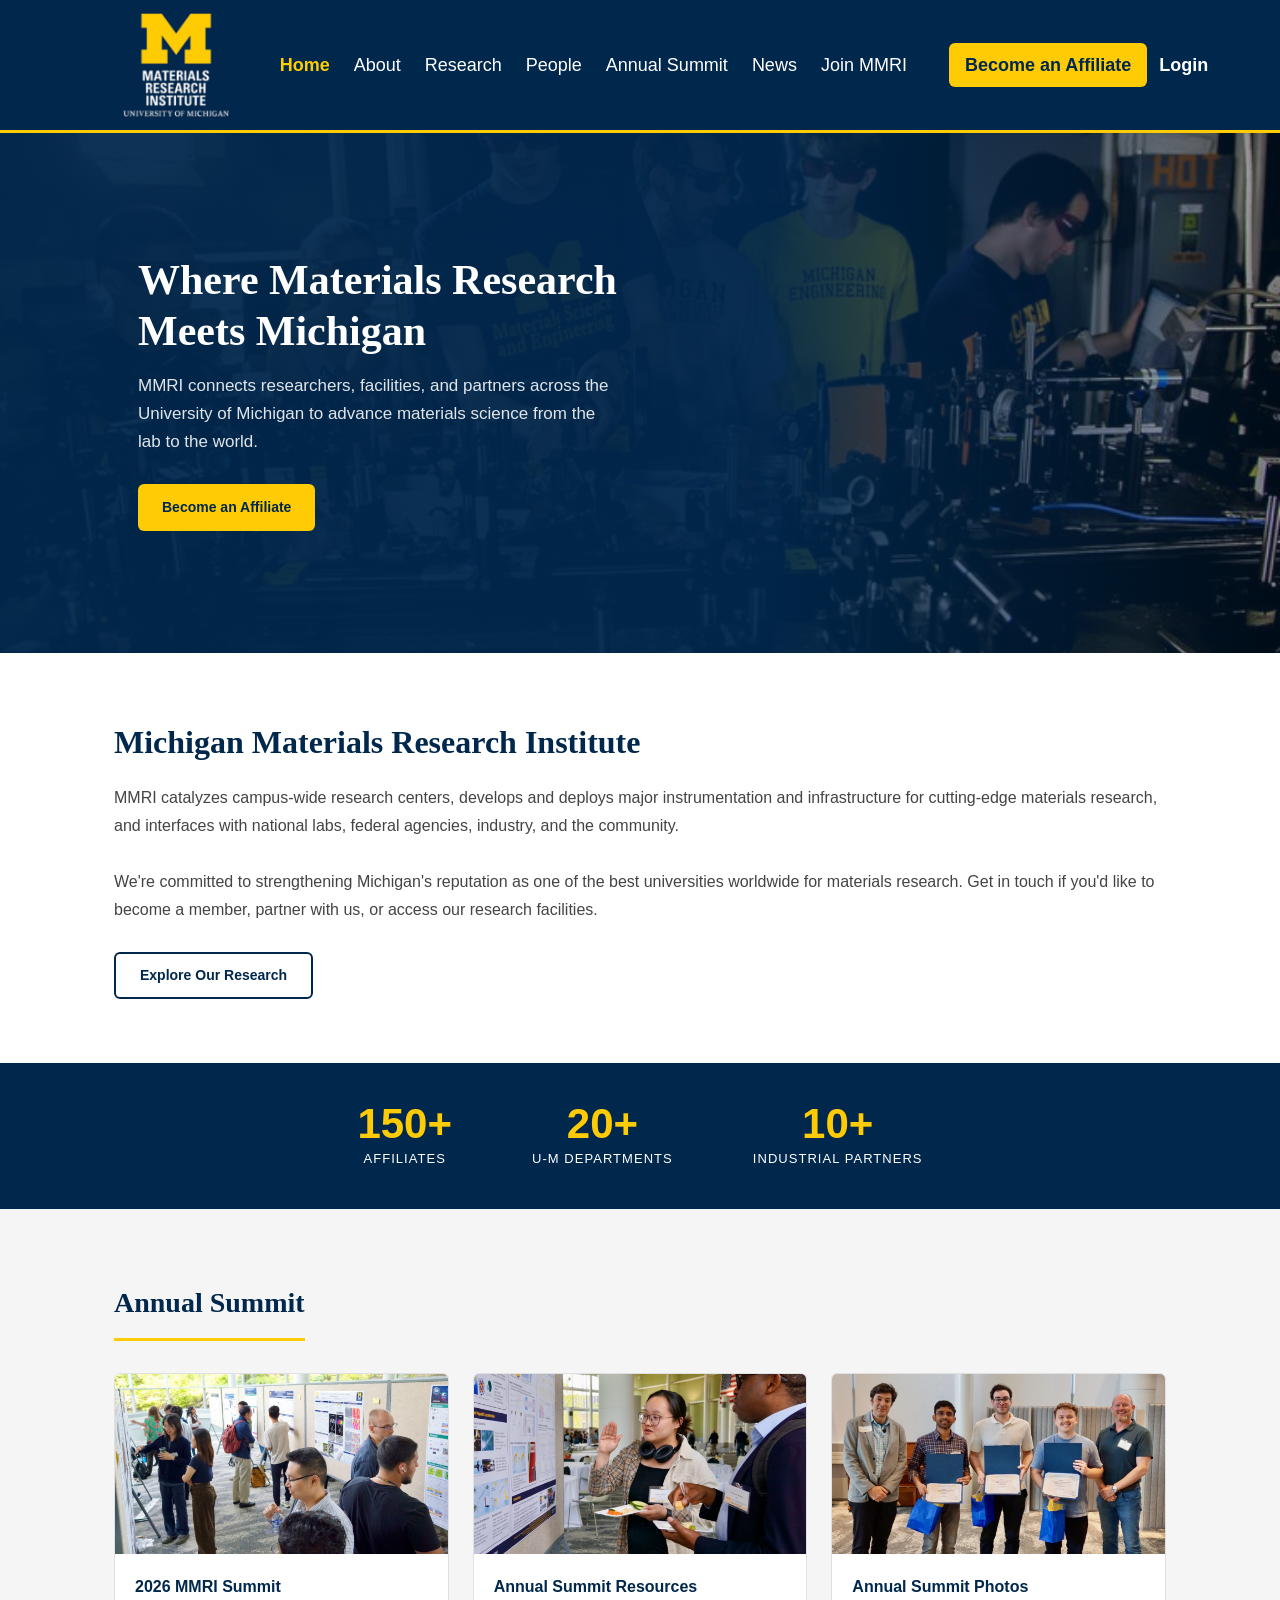
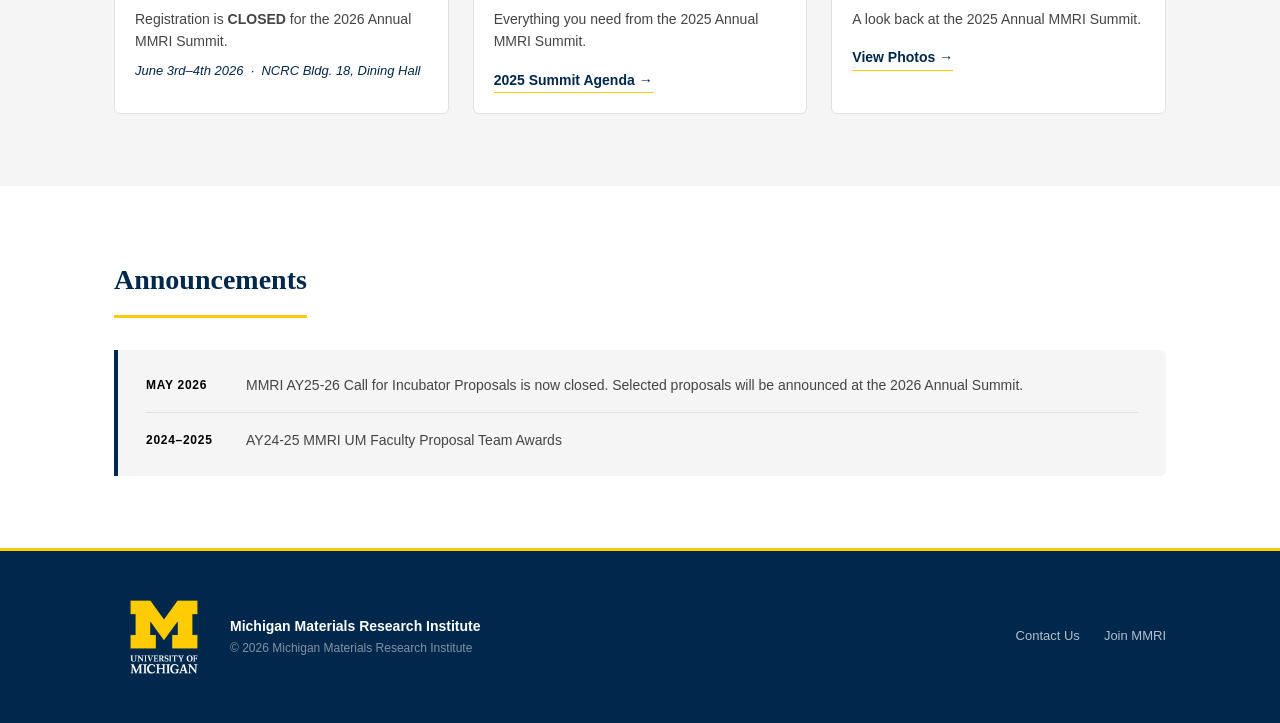
<file: index.html>
<!DOCTYPE html>
<html lang="en">
<head>
  <meta charset="utf-8">
  <meta name="viewport" content="width=device-width, initial-scale=1.0">
  
  <link href="https://fonts.googleapis.com/css2?family=Nunito+Sans:wght@400;600&display=swap" rel="stylesheet">

  <link rel="stylesheet" href="css/html5reset.css">
  <link rel="stylesheet" href="css/style.css">
  <title>Michigan Materials Research Institute | University of Michigan</title>

</head>

<body>

  <!-- NAV -->
  <header class="site-header">
    <a href="#main-content" class="skip">Skip to Main Content</a>
    <div class="header-inner">
      <div class="hamburger">
        <span></span>
        <span></span>
        <span></span>
      </div>
      <div class="logo">
        <img src="images/materialsresearchlogo.png" class="logo-img" alt="Michigan Materials Research Institute text logo with block yellow M and blue background.">
      </div>
      <nav class="main-nav" aria-label="Main navigation">
        <a href="index.html" style="color:var(--maize);font-weight:700;">Home</a>
        <a href="about.html">About</a>
        <a href="#">Research</a>
        <a href="#">People</a>
        <a href="summit.html">Annual Summit</a>
        <a href="news.html">News</a>
        <a href="join.html">Join MMRI</a>
      </nav>
      <div class="header-actions">
        <a href="#" class="btn-affiliate">Become an Affiliate</a>
        <a href="#" class="btn-login">Login</a>
      </div>
    </div>
  </header>

  <!-- MAIN CONTENT -->
  <main id="main-content">

    <!-- HERO -->
    <section class="hero">
      <img src="images/mseiimage.jpeg" class="hero-img" alt="University of Michigan materials science students and faculty working with laser equipment in a research lab.">
      <div class="hero-overlay"></div>
      <div class="hero-content">
        <h1>Where Materials Research<br>Meets Michigan</h1>
        <p>MMRI connects researchers, facilities, and partners across the University of Michigan to advance materials science from the lab to the world.</p>
        <div class="hero-btns">
          <a href="join.html" class="btn-primary">Become an Affiliate</a>
        </div>
      </div>
    </section>

    <!-- ABOUT STRIP -->
    <section class="about-strip">
      <div class="container">
        <h2>Michigan Materials Research Institute</h2>
        <p>MMRI catalyzes campus-wide research centers, develops and deploys major instrumentation and infrastructure for cutting-edge materials research, and interfaces with national labs, federal agencies, industry, and the community.</p>
        <p>We're committed to strengthening Michigan's reputation as one of the best universities worldwide for materials research. Get in touch if you'd like to become a member, partner with us, or access our research facilities.</p>
        <a href="#" class="btn-outline">Explore Our Research</a>
      </div>
    </section>

    <!-- STATS -->
    <section class="stats" aria-label="MMRI statistics">
      <div class="container stats-grid">
        <div class="stat-item">
          <span class="stat-number">150+</span>
          <span class="stat-label">Affiliates</span>
        </div>
        <div class="stat-item">
          <span class="stat-number">20+</span>
          <span class="stat-label">U-M Departments</span>
        </div>
        <div class="stat-item">
          <span class="stat-number">10+</span>
          <span class="stat-label">Industrial Partners</span>
        </div>
      </div>
    </section>

    <!-- ANNUAL SUMMIT -->
    <section class="summit-section">
      <div class="container">
        <h2 class="section-title">Annual Summit</h2>

        <div class="summit-grid">

          <!-- 2026 Summit -->
          <div class="summit-card">
            <div class="summit-card-img">
              <img src="images/DSC05778_(1).jpeg" alt="Attendees networking at the 2026 MMRI Annual Summit poster session.">
            </div>
            <div class="summit-card-body">
              <h3>2026 MMRI Summit</h3>
              <p>Registration is <strong>CLOSED</strong> for the 2026 Annual MMRI Summit.</p>
              <p class="summit-date">June 3rd–4th 2026 &nbsp;·&nbsp; NCRC Bldg. 18, Dining Hall</p>
            </div>
          </div>

          <!-- Resources -->
          <div class="summit-card">
            <div class="summit-card-img">
              <img src="images/DSC05780_(1).jpeg" alt="Researchers presenting at the 2025 MMRI Annual Summit.">
            </div>
            <div class="summit-card-body">
              <h3>Annual Summit Resources</h3>
              <p>Everything you need from the 2025 Annual MMRI Summit.</p>
              <a href="#" class="btn-link">2025 Summit Agenda &rarr;</a>
            </div>
          </div>

          <!-- Photos -->
          <div class="summit-card">
            <div class="summit-card-img">
              <img src="images/DSC05859_(1).jpeg" alt="Group photo of award winners at the 2025 MMRI Annual Summit.">
            </div>
            <div class="summit-card-body">
              <h3>Annual Summit Photos</h3>
              <p>A look back at the 2025 Annual MMRI Summit.</p>
              <a href="#" class="btn-link">View Photos &rarr;</a>
            </div>
          </div>

        </div>
      </div>
    </section>

    <!-- ANNOUNCEMENTS -->
    <section class="announcements">
      <div class="container">
        <h2 class="section-title">Announcements</h2>
        <div class="announcements-box">
          <div class="announcement-item">
            <span class="announcement-date">May 2026</span>
            <p>MMRI AY25-26 Call for Incubator Proposals is now closed. Selected proposals will be announced at the 2026 Annual Summit.</p>
          </div>
          <div class="announcement-divider"></div>
          <div class="announcement-item">
            <span class="announcement-date">2024–2025</span>
            <p>AY24-25 MMRI UM Faculty Proposal Team Awards</p>
          </div>
        </div>
      </div>
    </section>

  </main>

  <!-- FOOTER -->
  <footer class="site-footer">
    <div class="container footer-inner">
      <div class="footer-logo">
        <img src="images/u-m_logo-hex.png" alt="University of Michigan block M logo.">
        <div>
          <span class="footer-name">Michigan Materials Research Institute</span>
          <span class="footer-copy">© <span id="footer-year"></span> Michigan Materials Research Institute</span>
        </div>
      </div>
      <div class="footer-links">
        <a href="#">Contact Us</a>
        <a href="join.html">Join MMRI</a>
      </div>
    </div>
  </footer>

  <script>
    document.getElementById('footer-year').textContent = new Date().getFullYear();
  </script>

</body>
</html>
</file>
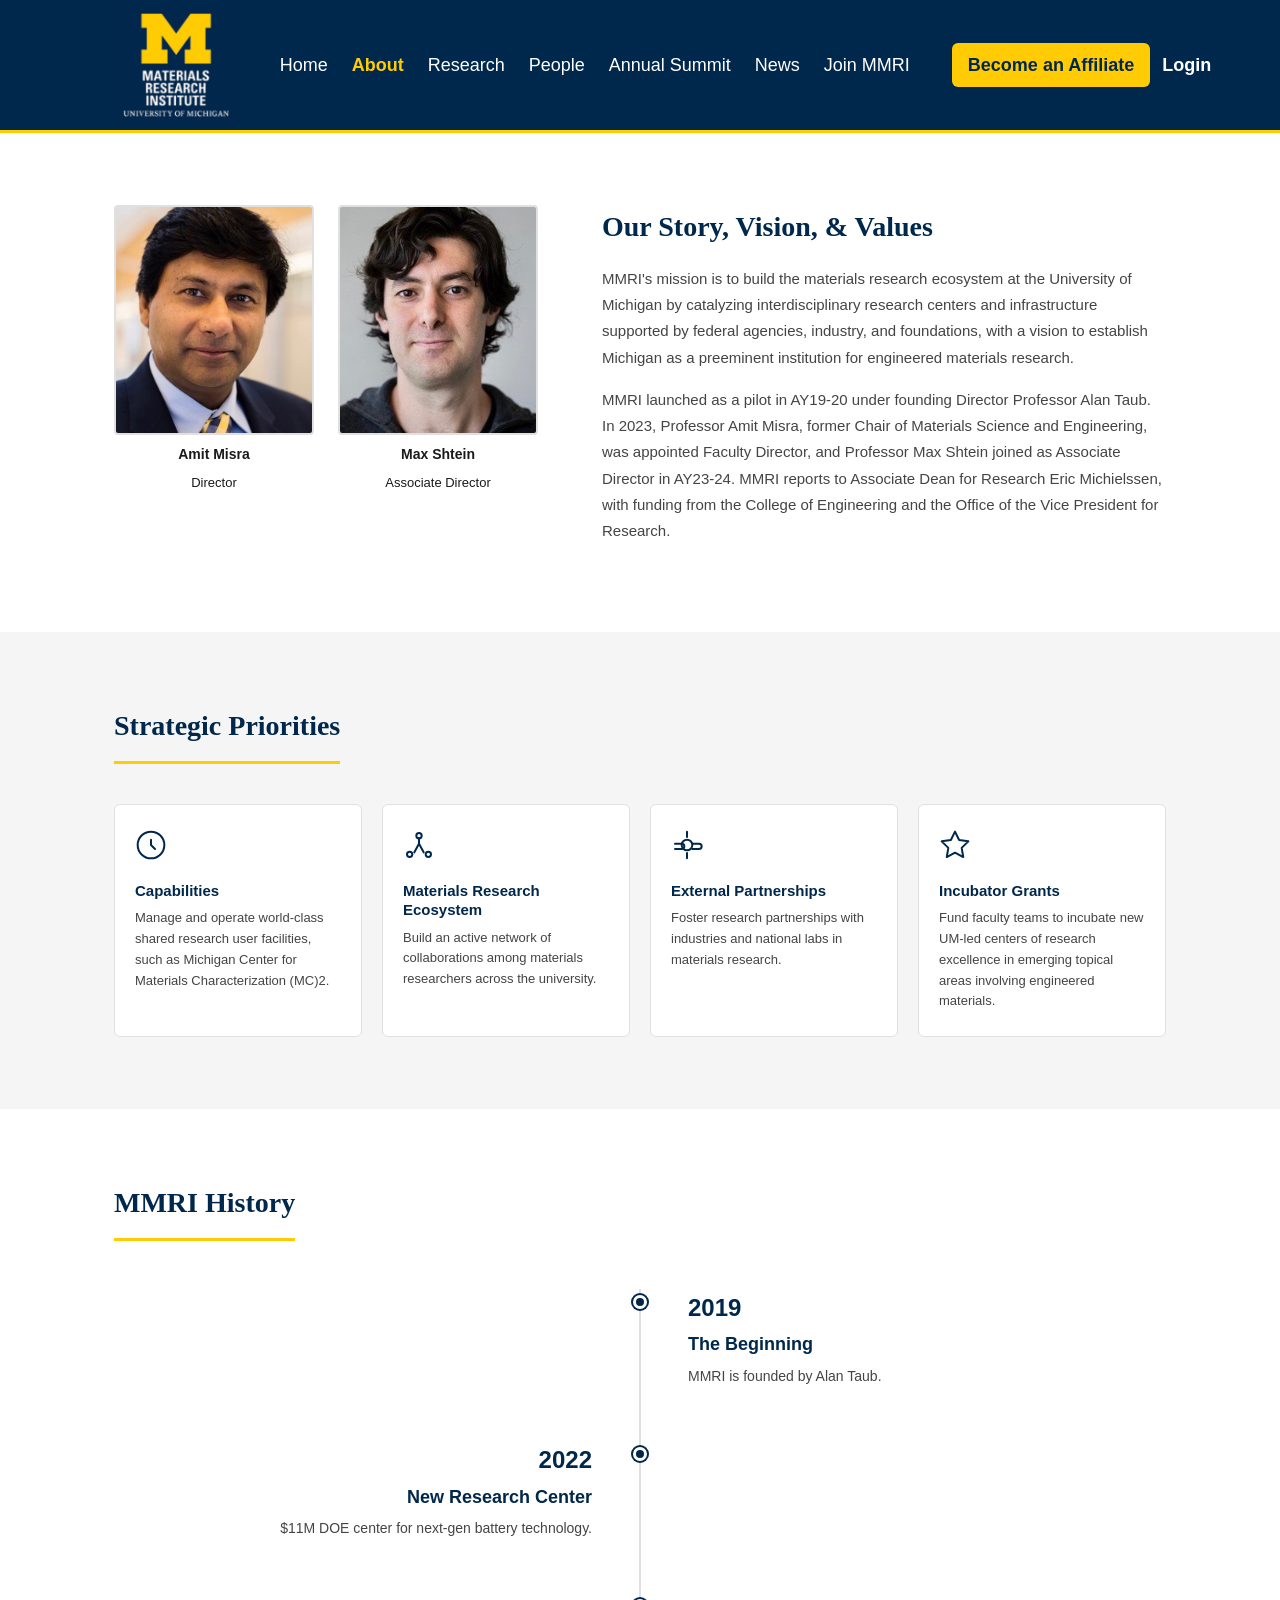
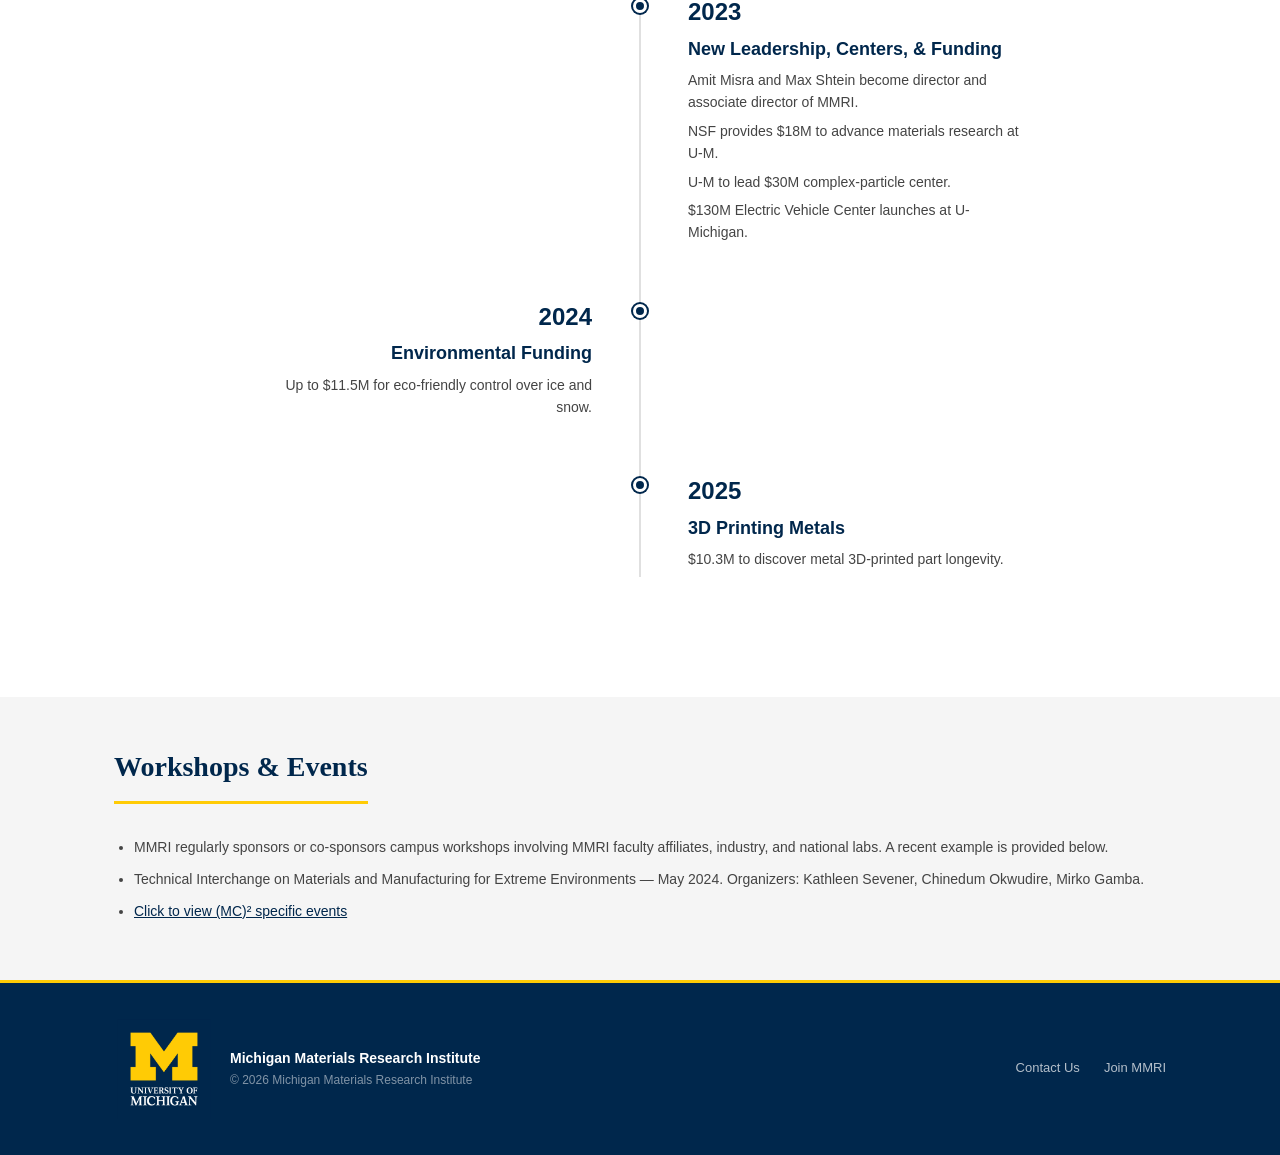
<file: about.html>
<!DOCTYPE html>
<html lang="en">
<head>
  <meta charset="utf-8">
  <meta name="viewport" content="width=device-width, initial-scale=1.0">
  <link href="https://fonts.googleapis.com/css2?family=Nunito+Sans:wght@400;600&display=swap" rel="stylesheet">
  <link rel="stylesheet" href="css/html5reset.css">
  <link rel="stylesheet" href="css/style.css">
  <title>About | Michigan Materials Research Institute</title>
</head>
<body class="about-page">

  <!-- NAV -->
  <header class="site-header">
    <a href="#main-content" class="skip">Skip to Main Content</a>
    <div class="header-inner">
      <div class="hamburger">
        <span></span>
        <span></span>
        <span></span>
      </div>
      <div class="logo">
        <img src="images/materialsresearchlogo.png" class="logo-img" alt="Michigan Materials Research Institute text logo with block yellow M and blue background.">
      </div>
      <nav class="main-nav" aria-label="Main navigation">
        <a href="index.html">Home</a>
        <a href="about.html" style="color:var(--maize);font-weight:700;">About</a>
        <a href="#">Research</a>
        <a href="#">People</a>
        <a href="summit.html">Annual Summit</a>
        <a href="news.html">News</a>
        <a href="join.html">Join MMRI</a>
      </nav>
      <div class="header-actions">
        <a href="join.html" class="btn-affiliate">Become an Affiliate</a>
        <a href="#" class="btn-login">Login</a>
      </div>
    </div>
  </header>

  <!-- MAIN CONTENT -->
  <main id="main-content">

    <!-- PAGE HEADING (visually hidden but satisfies h1 requirement) -->
    <h1 class="sr-only">About MMRI</h1>

    <!-- STORY, VISION & VALUES -->
    <section class="about-story" aria-labelledby="about-story-heading">
      <div class="container about-story-grid">
        <div class="about-leadership">
          <div class="leadership-photos">
            <div class="leader-card">
              <img src="images/amit.jpeg" alt="Amit Misra, Director of MMRI.">
              <span class="leader-name">Amit Misra</span>
              <span class="leader-title">Director</span>
            </div>
            <div class="leader-card">
              <img src="images/maxshtein.jpeg" alt="Max Shtein, Associate Director of MMRI.">
              <span class="leader-name">Max Shtein</span>
              <span class="leader-title">Associate Director</span>
            </div>
          </div>
        </div>
        <div class="about-text">
          <h2 id="about-story-heading">Our Story, Vision, &amp; Values</h2>
          <p>MMRI's mission is to build the materials research ecosystem at the University of Michigan by catalyzing interdisciplinary research centers and infrastructure supported by federal agencies, industry, and foundations, with a vision to establish Michigan as a preeminent institution for engineered materials research.</p>
          <p>MMRI launched as a pilot in AY19-20 under founding Director Professor Alan Taub. In 2023, Professor Amit Misra, former Chair of Materials Science and Engineering, was appointed Faculty Director, and Professor Max Shtein joined as Associate Director in AY23-24. MMRI reports to Associate Dean for Research Eric Michielssen, with funding from the College of Engineering and the Office of the Vice President for Research.</p>
        </div>
      </div>
    </section>

    <!-- STRATEGIC PRIORITIES -->
    <section class="priorities-section" aria-labelledby="priorities-heading">
      <div class="container">
        <h2 class="section-title" id="priorities-heading">Strategic Priorities</h2>
        <div class="priorities-grid">

          <div class="priority-card">
            <div class="priority-icon" aria-hidden="true">
              <svg xmlns="http://www.w3.org/2000/svg" width="32" height="32" viewBox="0 0 24 24" fill="none" stroke="currentColor" stroke-width="1.5" stroke-linecap="round" stroke-linejoin="round"><circle cx="12" cy="12" r="10"/><path d="M12 8v4l3 3"/></svg>
            </div>
            <h3>Capabilities</h3>
            <p>Manage and operate world-class shared research user facilities, such as Michigan Center for Materials Characterization (MC)2.</p>
          </div>

          <div class="priority-card">
            <div class="priority-icon" aria-hidden="true">
              <svg xmlns="http://www.w3.org/2000/svg" width="32" height="32" viewBox="0 0 24 24" fill="none" stroke="currentColor" stroke-width="1.5" stroke-linecap="round" stroke-linejoin="round"><circle cx="12" cy="5" r="2"/><circle cx="5" cy="19" r="2"/><circle cx="19" cy="19" r="2"/><path d="M12 7v4M8.5 17.5l3.5-6.5M15.5 17.5L12 11"/></svg>
            </div>
            <h3>Materials Research Ecosystem</h3>
            <p>Build an active network of collaborations among materials researchers across the university.</p>
          </div>

          <div class="priority-card">
            <div class="priority-icon" aria-hidden="true">
              <svg xmlns="http://www.w3.org/2000/svg" width="32" height="32" viewBox="0 0 24 24" fill="none" stroke="currentColor" stroke-width="1.5" stroke-linecap="round" stroke-linejoin="round"><path d="M16 11h5a2 2 0 0 1 0 4h-5"/><path d="M3 11h5a2 2 0 0 1 0 4H3"/><path d="M12 2v4m0 12v4"/><circle cx="12" cy="12" r="4"/></svg>
            </div>
            <h3>External Partnerships</h3>
            <p>Foster research partnerships with industries and national labs in materials research.</p>
          </div>

          <div class="priority-card">
            <div class="priority-icon" aria-hidden="true">
              <svg xmlns="http://www.w3.org/2000/svg" width="32" height="32" viewBox="0 0 24 24" fill="none" stroke="currentColor" stroke-width="1.5" stroke-linecap="round" stroke-linejoin="round"><polygon points="12 2 15.09 8.26 22 9.27 17 14.14 18.18 21.02 12 17.77 5.82 21.02 7 14.14 2 9.27 8.91 8.26 12 2"/></svg>
            </div>
            <h3>Incubator Grants</h3>
            <p>Fund faculty teams to incubate new UM-led centers of research excellence in emerging topical areas involving engineered materials.</p>
          </div>

        </div>
      </div>
    </section>

    <!-- HISTORY TIMELINE -->
    <section class="history-section" aria-labelledby="history-heading">
      <div class="container">
        <h2 class="section-title" id="history-heading">MMRI History</h2>
        <div class="timeline">

          <div class="timeline-item timeline-right">
            <div class="timeline-dot" aria-hidden="true"></div>
            <div class="timeline-content">
              <div class="timeline-year">2019</div>
              <h3>The Beginning</h3>
              <p>MMRI is founded by Alan Taub.</p>
            </div>
          </div>

          <div class="timeline-item timeline-left">
            <div class="timeline-dot" aria-hidden="true"></div>
            <div class="timeline-content">
              <div class="timeline-year">2022</div>
              <h3>New Research Center</h3>
              <p>$11M DOE center for next-gen battery technology.</p>
            </div>
          </div>

          <div class="timeline-item timeline-right">
            <div class="timeline-dot" aria-hidden="true"></div>
            <div class="timeline-content">
              <div class="timeline-year">2023</div>
              <h3>New Leadership, Centers, &amp; Funding</h3>
              <p>Amit Misra and Max Shtein become director and associate director of MMRI.</p>
              <p>NSF provides $18M to advance materials research at U-M.</p>
              <p>U-M to lead $30M complex-particle center.</p>
              <p>$130M Electric Vehicle Center launches at U-Michigan.</p>
            </div>
          </div>

          <div class="timeline-item timeline-left">
            <div class="timeline-dot" aria-hidden="true"></div>
            <div class="timeline-content">
              <div class="timeline-year">2024</div>
              <h3>Environmental Funding</h3>
              <p>Up to $11.5M for eco-friendly control over ice and snow.</p>
            </div>
          </div>

          <div class="timeline-item timeline-right">
            <div class="timeline-dot" aria-hidden="true"></div>
            <div class="timeline-content">
              <div class="timeline-year">2025</div>
              <h3>3D Printing Metals</h3>
              <p>$10.3M to discover metal 3D-printed part longevity.</p>
            </div>
          </div>

        </div>
      </div>
    </section>

    <!-- WORKSHOPS -->
    <section class="workshops-section" aria-labelledby="workshops-heading">
      <div class="container">
        <h2 class="section-title" id="workshops-heading">Workshops &amp; Events</h2>
        <ul class="workshops-list">
          <li>MMRI regularly sponsors or co-sponsors campus workshops involving MMRI faculty affiliates, industry, and national labs. A recent example is provided below.</li>
          <li>Technical Interchange on Materials and Manufacturing for Extreme Environments — May 2024. Organizers: Kathleen Sevener, Chinedum Okwudire, Mirko Gamba.</li>
          <li><a href="#">Click to view (MC)² specific events</a></li>
        </ul>
      </div>
    </section>

  </main>

  <!-- FOOTER -->
  <footer class="site-footer">
    <div class="container footer-inner">
      <div class="footer-logo">
        <img src="images/u-m_logo-hex.png" alt="University of Michigan block M logo.">
        <div>
          <span class="footer-name">Michigan Materials Research Institute</span>
          <span class="footer-copy">© <span id="footer-year"></span> Michigan Materials Research Institute</span>
        </div>
      </div>
      <div class="footer-links">
        <a href="#">Contact Us</a>
        <a href="join.html">Join MMRI</a>
      </div>
    </div>
  </footer>

  <script>
    document.getElementById('footer-year').textContent = new Date().getFullYear();
  </script>

</body>
</html>
</file>
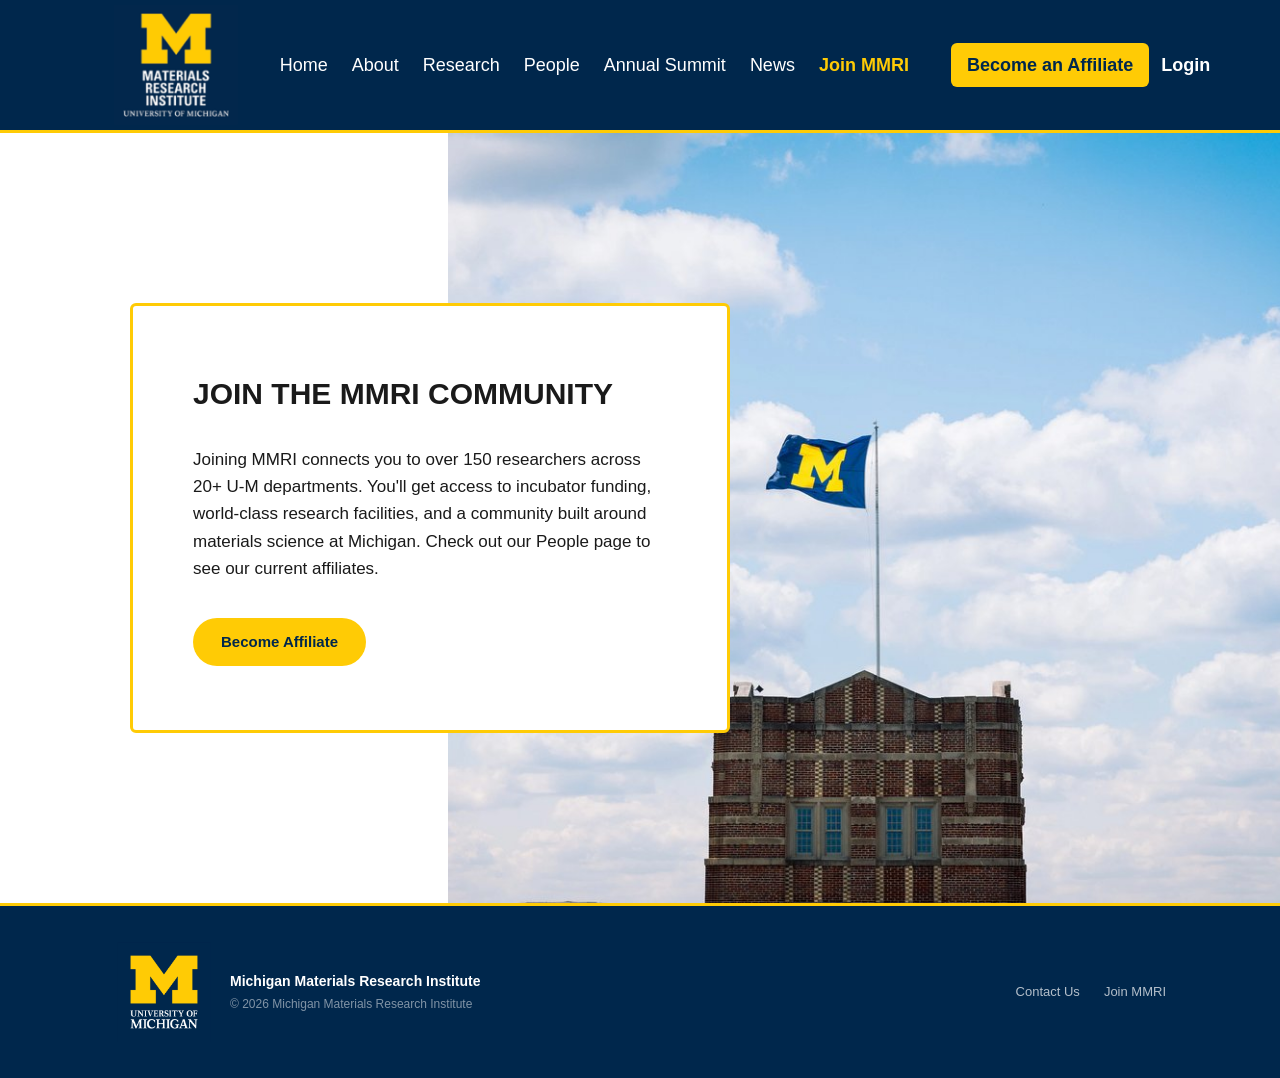
<file: join.html>
<!DOCTYPE html>
<html lang="en">
<head>
  <meta charset="utf-8">
  <meta name="viewport" content="width=device-width, initial-scale=1.0">
    
  <link href="https://fonts.googleapis.com/css2?family=Nunito+Sans:wght@400;600&display=swap" rel="stylesheet">

  <link rel="stylesheet" href="css/html5reset.css">
  <link rel="stylesheet" href="css/style.css">
  <title>Join MMRI | Michigan Materials Research Institute</title>
</head>
<body>

  <!-- NAV -->
  <header class="site-header">
    <a href="#main-content" class="skip">Skip to Main Content</a>
    <div class="header-inner">
      <div class="hamburger">
        <span></span>
        <span></span>
        <span></span>
      </div>
      <div class="logo">
        <img src="images/materialsresearchlogo.png" class="logo-img" alt="Michigan Materials Research Institute Text Logo with block yellow M and blue background.">
      </div>
      <nav class="main-nav">
        <a href="index.html">Home</a>
        <a href="about.html">About</a>
        <a href="#">Research</a>
        <a href="#">People</a>
        <a href="summit.html">Annual Summit</a>
        <a href="news.html">News</a>
        <a href="#" style="color:var(--maize);font-weight:700;">Join MMRI</a>
      </nav>
      <div class="header-actions">
        <a href="#" class="btn-affiliate">Become an Affiliate</a>
        <a href="#" class="btn-login">Login</a>
      </div>
    </div>
  </header>

  <!-- ===================== MAIN ===================== -->
  <main id="main-content" class="join-hero">
    <div class="join-hero-right"></div>
    <div class="join-hero-left">
      <div class="join-hero-card">
        <h1>JOIN THE MMRI COMMUNITY</h1>
        <p>
          Joining MMRI connects you to over 150 researchers across 20+ U-M departments.
          You'll get access to incubator funding, world-class research facilities, and a
          community built around materials science at Michigan. Check out our People page
          to see our current affiliates.
        </p>
        <a href="#" class="join-btn-affiliate">Become Affiliate</a>
      </div>
    </div>
  </main>

  <!-- FOOTER -->
  <footer class="site-footer">
    <div class="container footer-inner">
      <div class="footer-logo">
        <img src="images/u-m_logo-hex.png" alt="University of Michigan">
        <div>
          <span class="footer-name">Michigan Materials Research Institute</span>
          <span class="footer-copy">© <span id="footer-year"></span> Michigan Materials Research Institute</span>
        </div>
      </div>
      <div class="footer-links">
        <a href="#">Contact Us</a>
        <a href="#">Join MMRI</a>
      </div>
    </div>
  </footer>

  <script>
    document.getElementById('footer-year').textContent = new Date().getFullYear();
  </script>

</body>
</html>
</file>
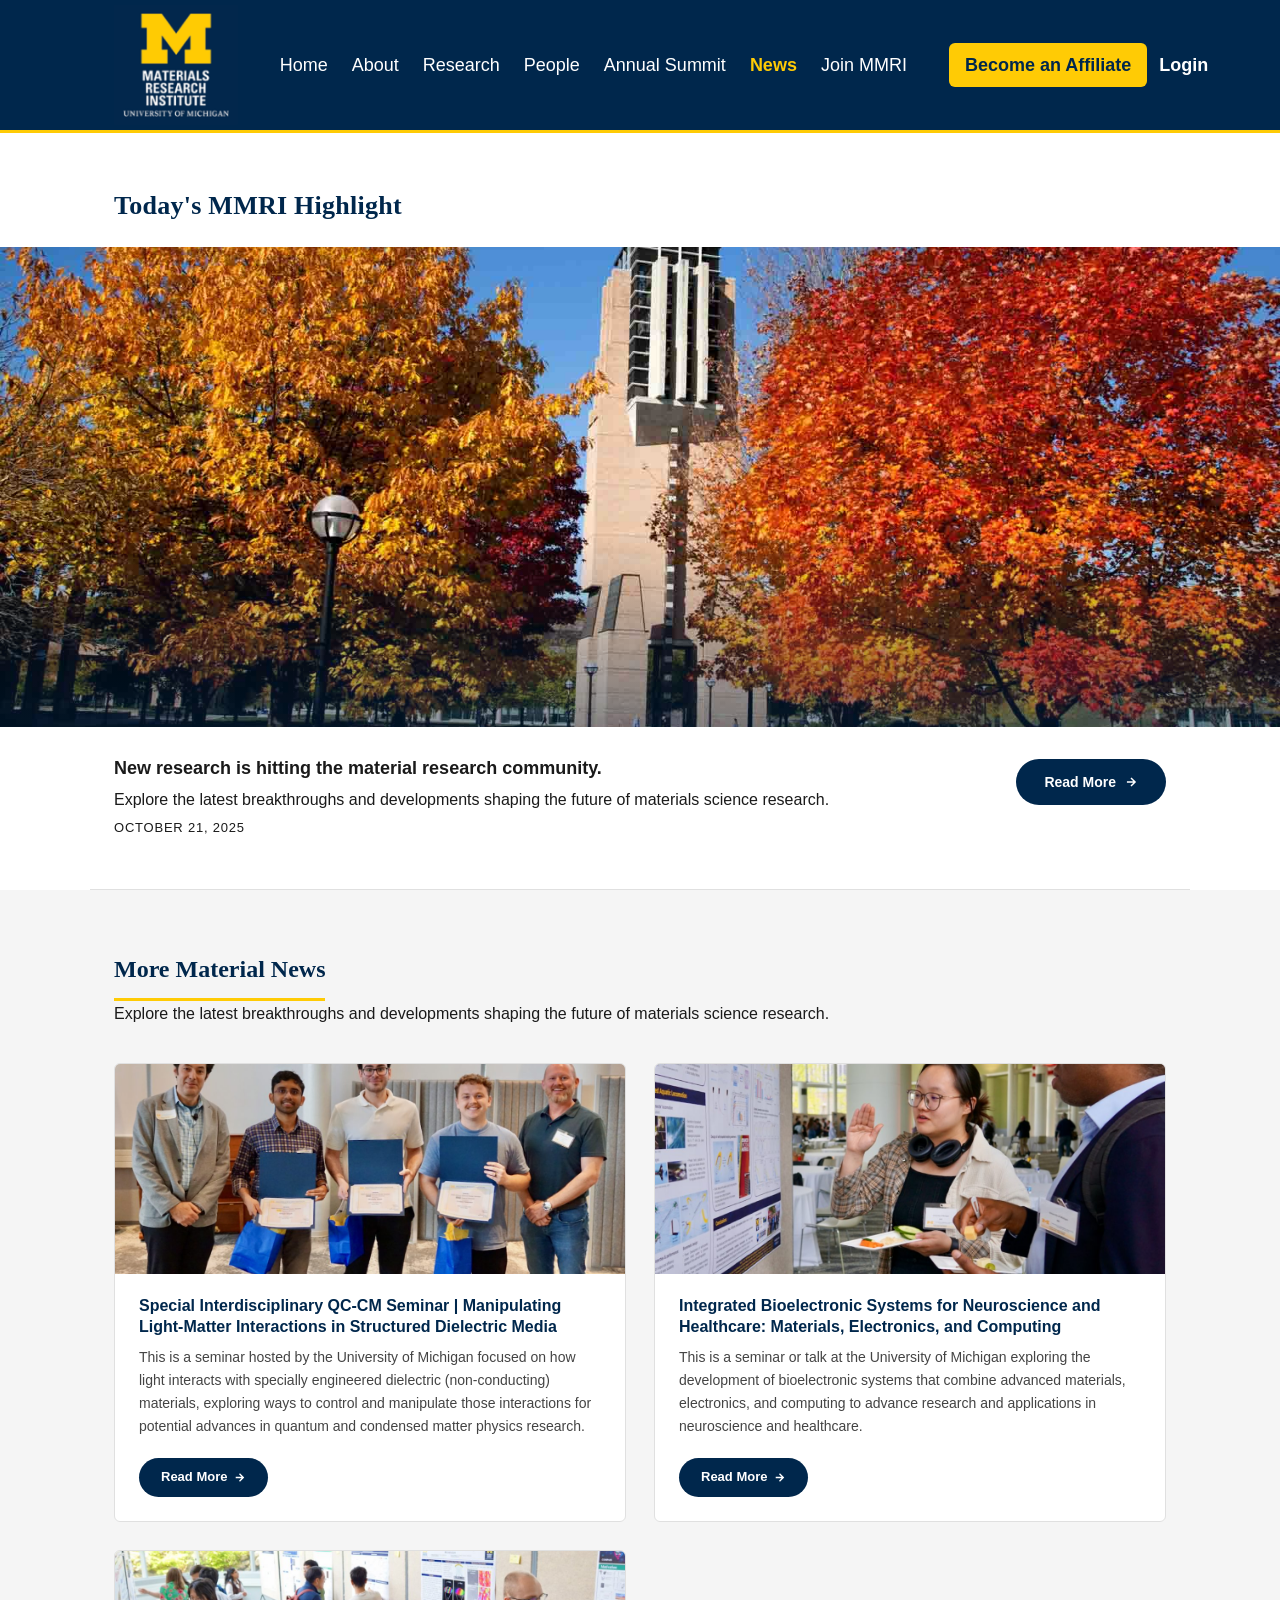
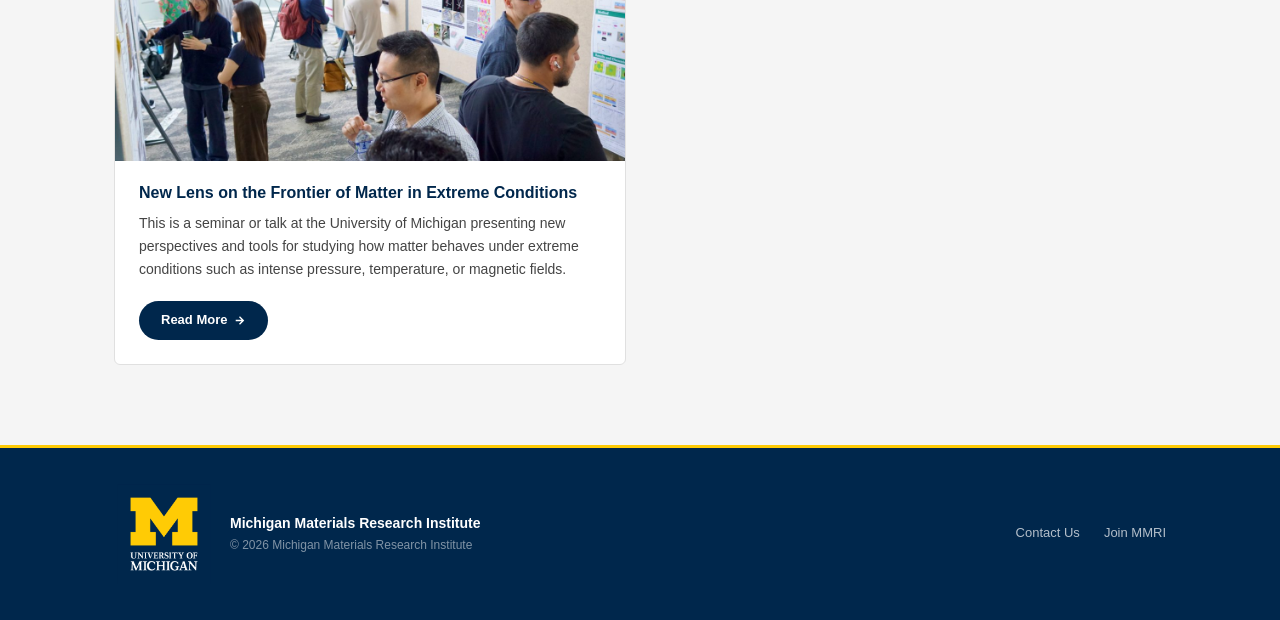
<file: news.html>
<!DOCTYPE html>
<html lang="en">
<head>
  <meta charset="utf-8">
  <meta name="viewport" content="width=device-width, initial-scale=1.0">
    
  <link href="https://fonts.googleapis.com/css2?family=Nunito+Sans:wght@400;600&display=swap" rel="stylesheet">
  <link rel="stylesheet" href="css/html5reset.css">
  <link rel="stylesheet" href="css/style.css">
  <title>News | Michigan Materials Research Institute</title>
</head>
<body class="news-page">

  <!-- NAV -->
  <header class="site-header">
    <a href="#main-content" class="skip">Skip to Main Content</a>
    <div class="header-inner">
      <div class="hamburger">
        <span></span>
        <span></span>
        <span></span>
      </div>
      <div class="logo">
        <img src="images/materialsresearchlogo.png" class="logo-img" alt="Michigan Materials Research Institute text logo with block yellow M and blue background.">
      </div>
      <nav class="main-nav" aria-label="Main navigation">
        <a href="index.html">Home</a>
        <a href="about.html">About</a>
        <a href="#">Research</a>
        <a href="#">People</a>
        <a href="summit.html">Annual Summit</a>
        <a href="news.html" style="color:var(--maize);font-weight:700;">News</a>
        <a href="join.html">Join MMRI</a>
      </nav>
      <div class="header-actions">
        <a href="join.html" class="btn-affiliate">Become an Affiliate</a>
        <a href="#" class="btn-login">Login</a>
      </div>
    </div>
  </header>
  <!-- MAIN CONTENT -->
  <main id="main-content">
 
    <!-- hidden h1 for accessibility -->
    <h1 class="sr-only">MMRI News &amp; Highlights</h1>
 
    <!-- FEATURED HIGHLIGHT — using div since heading is a <p>, not h2-h6 -->
    <div class="news-featured-section" role="region" aria-labelledby="featured-heading">
 
      <p class="news-featured-label" id="featured-heading">Today's MMRI Highlight</p>
 
      <div class="news-featured-img-wrap">
        <img src="images/lurietower.jpeg" alt="Lurie Tower on the University of Michigan campus surrounded by autumn trees.">
      </div>
 
      <div class="news-featured-body">
        <div class="news-featured-text">
          <h3>New research is hitting the material research community.</h3>
          <p>Explore the latest breakthroughs and developments shaping the future of materials science research.</p>
          <p class="news-featured-date">October 21, 2025</p>
        </div>
        <div class="news-featured-action">
          <a href="#" class="news-read-more-btn">
            Read More
            <svg width="14" height="14" fill="none" stroke="currentColor" stroke-width="2.5" viewBox="0 0 24 24" aria-hidden="true" focusable="false">
              <path d="M5 12h14M12 5l7 7-7 7"/>
            </svg>
          </a>
        </div>
      </div>
 
    </div>

    <!-- MORE MATERIAL NEWS -->
    <section class="news-more-section" aria-labelledby="more-news-heading">
      <div class="container">

        <div class="news-more-heading-wrap">
          <h2 id="more-news-heading">More Material News</h2>
          <p>Explore the latest breakthroughs and developments shaping the future of materials science research.</p>
        </div>

        <div class="news-grid">

          <!-- Card 1 -->
          <article class="news-card">
            <div class="news-card-img-wrap">
              <img src="images/DSC05859_(1).jpeg" alt="Attendees at the 2026 MMRI Annual Summit.">
            </div>
            <div class="news-card-body">
              <h3>Special Interdisciplinary QC-CM Seminar | Manipulating Light-Matter Interactions in Structured Dielectric Media</h3>
              <p>This is a seminar hosted by the University of Michigan focused on how light interacts with specially engineered dielectric (non-conducting) materials, exploring ways to control and manipulate those interactions for potential advances in quantum and condensed matter physics research.
              </p>
              <a href="#" class="news-card-btn">
                Read More
                <svg width="13" height="13" fill="none" stroke="currentColor" stroke-width="2.5" viewBox="0 0 24 24" aria-hidden="true" focusable="false">
                  <path d="M5 12h14M12 5l7 7-7 7"/>
                </svg>
              </a>
            </div>
          </article>

          <!-- Card 2 -->
          <article class="news-card">
            <div class="news-card-img-wrap">
              <img src="images/DSC05780_(1).jpeg" alt="Researchers presenting posters at the 2025 MMRI Annual Summit.">
            </div>
            <div class="news-card-body">
              <h3>Integrated Bioelectronic Systems for Neuroscience and Healthcare: Materials, Electronics, and Computing</h3>
              <p>This is a seminar or talk at the University of Michigan exploring the development of bioelectronic systems that combine advanced materials, electronics, and computing to advance research and applications in neuroscience and healthcare.</a></p>
              <a href="#" class="news-card-btn">
                Read More
                <svg width="13" height="13" fill="none" stroke="currentColor" stroke-width="2.5" viewBox="0 0 24 24" aria-hidden="true" focusable="false">
                  <path d="M5 12h14M12 5l7 7-7 7"/>
                </svg>
              </a>
            </div>
          </article>

          <!-- Card 3 -->
          <article class="news-card">
            <div class="news-card-img-wrap">
              <img src="images/DSC05778_(1).jpeg" alt="Group photo of award winners at the 2025 MMRI Annual Summit.">
            </div>
            <div class="news-card-body">
              <h3>New Lens on the Frontier of Matter in Extreme Conditions</h3>
              <p>This is a seminar or talk at the University of Michigan presenting new perspectives and tools for studying how matter behaves under extreme conditions such as intense pressure, temperature, or magnetic fields.</a></p>
              <a href="#" class="news-card-btn">
                Read More
                <svg width="13" height="13" fill="none" stroke="currentColor" stroke-width="2.5" viewBox="0 0 24 24" aria-hidden="true" focusable="false">
                  <path d="M5 12h14M12 5l7 7-7 7"/>
                </svg>
              </a>
            </div>
          </article>

        </div>
      </div>
    </section>

  </main>

  <!-- FOOTER -->
  <footer class="site-footer">
    <div class="container footer-inner">
      <div class="footer-logo">
        <img src="images/u-m_logo-hex.png" alt="University of Michigan block M logo.">
        <div>
          <span class="footer-name">Michigan Materials Research Institute</span>
          <span class="footer-copy">© <span id="footer-year"></span> Michigan Materials Research Institute</span>
        </div>
      </div>
      <div class="footer-links">
        <a href="#">Contact Us</a>
        <a href="join.html">Join MMRI</a>
      </div>
    </div>
  </footer>

  <script>
    document.getElementById('footer-year').textContent = new Date().getFullYear();
  </script>

</body>
</html>
</file>
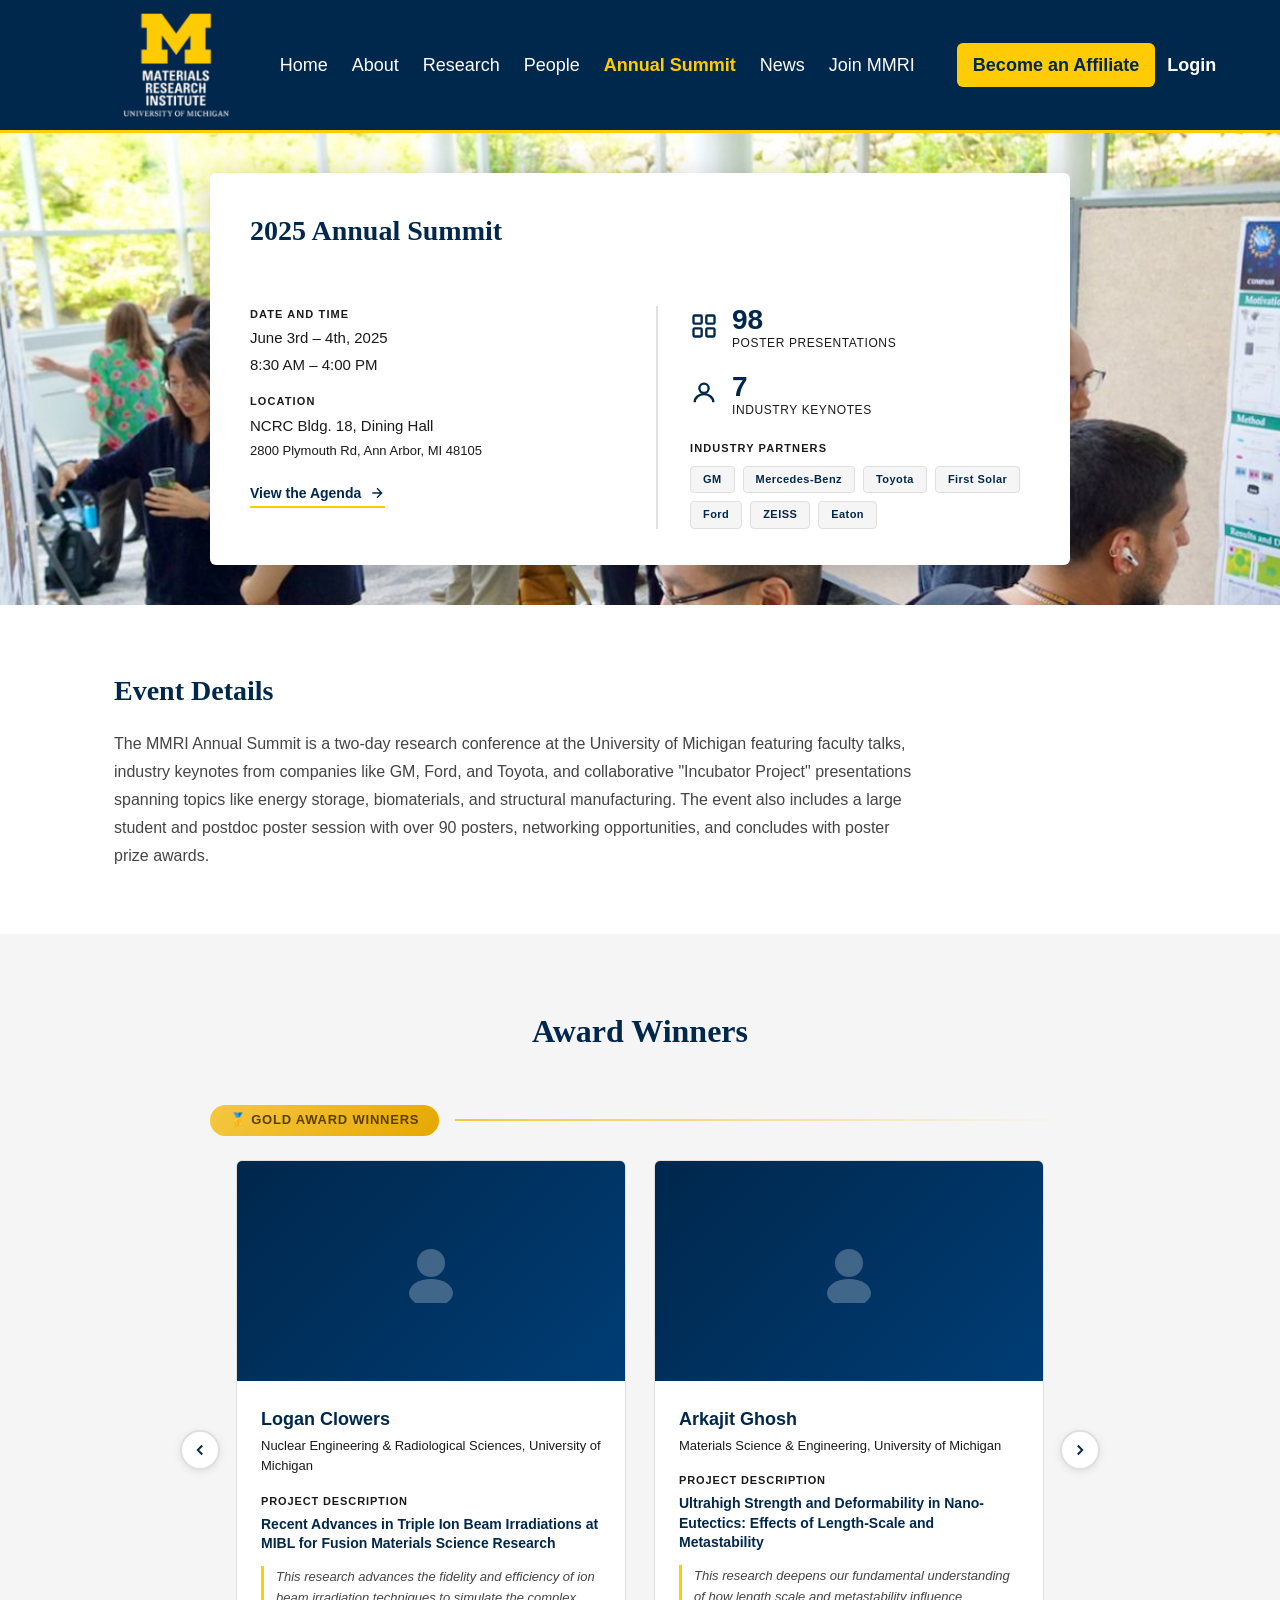
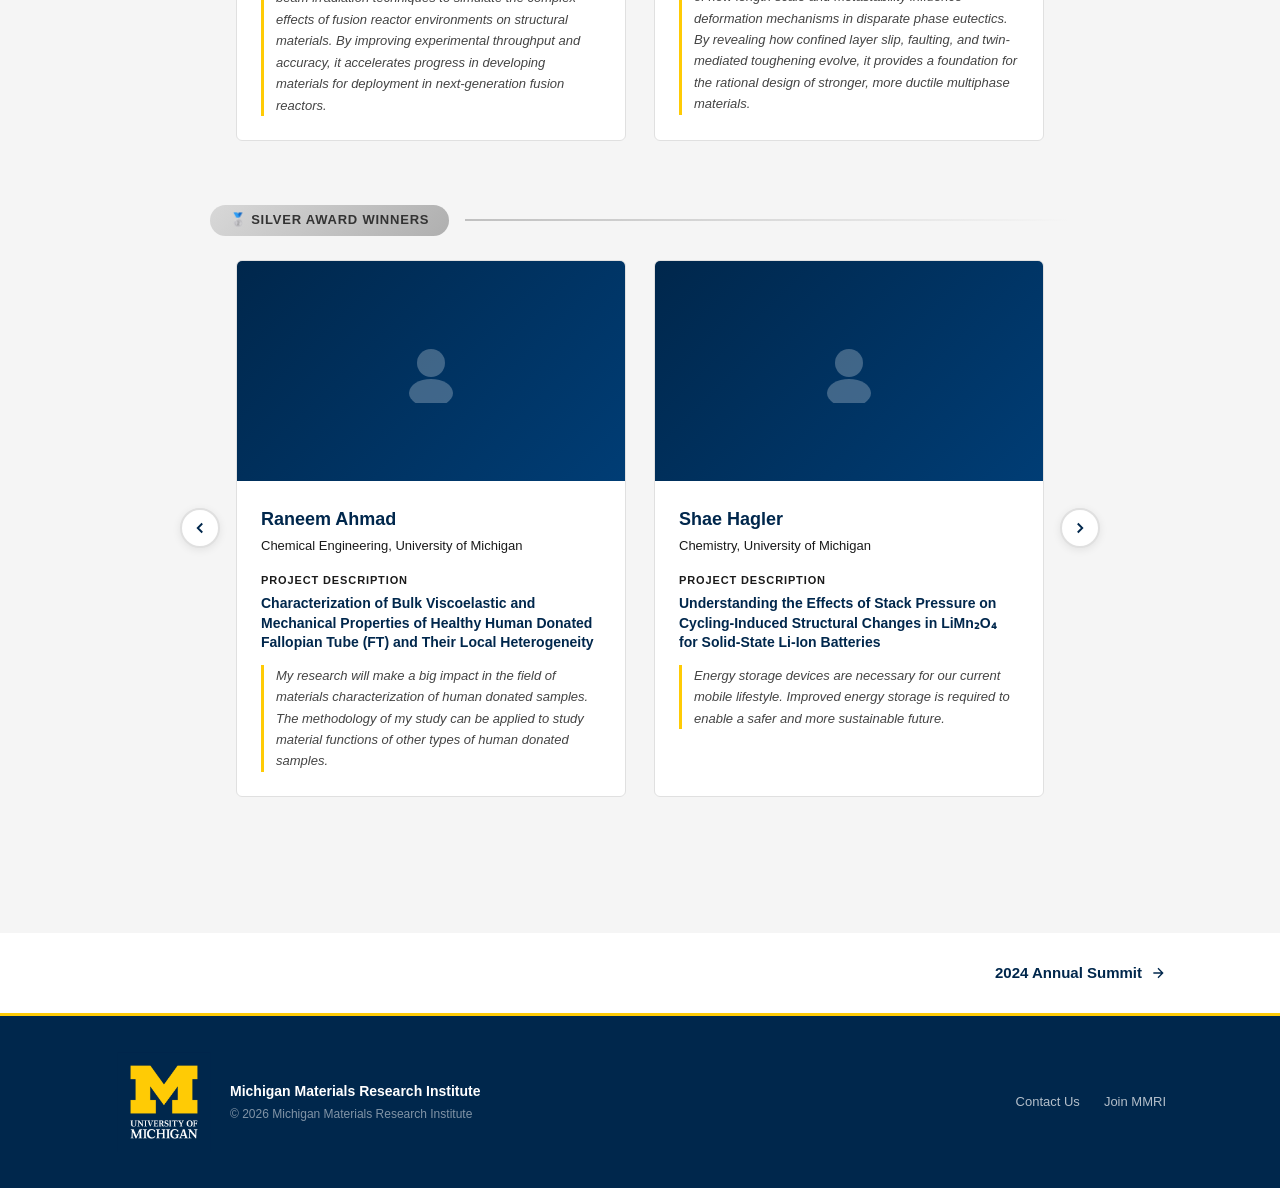
<file: summit.html>
<!DOCTYPE html>
<html lang="en">
<head>
  <meta charset="utf-8">
  <meta name="viewport" content="width=device-width, initial-scale=1.0">
  
  <link href="https://fonts.googleapis.com/css2?family=Nunito+Sans:wght@400;600&display=swap" rel="stylesheet">

  <link rel="stylesheet" href="css/html5reset.css">
  <link rel="stylesheet" href="css/style.css">
  <title>MMRI Annual Summit 2025</title>

</head>
<body>

  <!-- NAV -->
  <header class="site-header">
    <a href="#main-content" class="skip">Skip to Main Content</a>
    <div class="header-inner">
      <div class="hamburger">
        <span></span>
        <span></span>
        <span></span>
      </div>
      <div class="logo">
        <img src="images/materialsresearchlogo.png" class="logo-img" alt="Michigan Materials Research Institute text logo with block yellow M and blue background.">
      </div>
      <nav class="main-nav" aria-label="Main navigation">
        <a href="index.html">Home</a>
        <a href="about.html">About</a>
        <a href="#">Research</a>
        <a href="#">People</a>
        <a href="summit.html" style="color:var(--maize);font-weight:700;">Annual Summit</a>
        <a href="news.html">News</a>
        <a href="join.html">Join MMRI</a>
      </nav>
      <div class="header-actions">
        <a href="join.html" class="btn-affiliate">Become an Affiliate</a>
        <a href="#" class="btn-login">Login</a>
      </div>
    </div>
  </header>

  <!-- MAIN CONTENT -->
  <main id="main-content">

    <!-- HERO -->
    <section class="summit-page-hero" style="background-image: url('images/ASheader.png');" aria-labelledby="summit-hero-heading">
      <div class="summit-page-hero-inner">
        <div class="summit-info-card">

          <h1 id="summit-hero-heading">2025 Annual Summit</h1>

          <!-- Left col: logistics -->
          <div class="summit-info-left">
            <div class="summit-info-group">
              <span class="summit-info-label">Date and Time</span>
              <span class="summit-info-value">June 3rd – 4th, 2025</span>
              <span class="summit-info-value">8:30 AM – 4:00 PM</span>
            </div>
            <div class="summit-info-group">
              <span class="summit-info-label">Location</span>
              <span class="summit-info-value">NCRC Bldg. 18, Dining Hall</span>
              <span class="summit-info-sublabel">2800 Plymouth Rd, Ann Arbor, MI 48105</span>
            </div>
            <a href="#" class="summit-agenda-link">
              View the Agenda
              <svg width="16" height="16" fill="none" stroke="currentColor" stroke-width="2" viewBox="0 0 24 24" aria-hidden="true" focusable="false">
                <path d="M5 12h14M12 5l7 7-7 7"/>
              </svg>
            </a>
          </div>

          <!-- Right col: stats + sponsors -->
          <div class="summit-stats-right">
            <div class="summit-stat-row">
              <div class="summit-stat-icon" aria-hidden="true">
                <svg width="28" height="28" fill="none" stroke="currentColor" stroke-width="2" viewBox="0 0 24 24">
                  <rect x="3" y="3" width="7" height="7" rx="1"/>
                  <rect x="14" y="3" width="7" height="7" rx="1"/>
                  <rect x="3" y="14" width="7" height="7" rx="1"/>
                  <rect x="14" y="14" width="7" height="7" rx="1"/>
                </svg>
              </div>
              <div class="summit-stat-text">
                <span class="summit-stat-num">98</span>
                <span class="summit-stat-desc">Poster Presentations</span>
              </div>
            </div>

            <div class="summit-stat-row">
              <div class="summit-stat-icon" aria-hidden="true">
                <svg width="28" height="28" fill="none" stroke="currentColor" stroke-width="2" viewBox="0 0 24 24">
                  <circle cx="12" cy="8" r="4"/>
                  <path d="M4 20c0-4 3.6-7 8-7s8 3 8 7"/>
                </svg>
              </div>
              <div class="summit-stat-text">
                <span class="summit-stat-num">7</span>
                <span class="summit-stat-desc">Industry Keynotes</span>
              </div>
            </div>

            <div>
              <span class="summit-info-label" style="display:block;margin-bottom:8px;">Industry Partners</span>
              <div class="summit-sponsor-logos">
                <span class="summit-sponsor-badge">GM</span>
                <span class="summit-sponsor-badge">Mercedes-Benz</span>
                <span class="summit-sponsor-badge">Toyota</span>
                <span class="summit-sponsor-badge">First Solar</span>
                <span class="summit-sponsor-badge">Ford</span>
                <span class="summit-sponsor-badge">ZEISS</span>
                <span class="summit-sponsor-badge">Eaton</span>
              </div>
            </div>
          </div>

        </div>
      </div>
    </section>

    <!-- EVENT DETAILS -->
    <section class="summit-event-details" aria-labelledby="event-details-heading">
      <div class="container">
        <h2 id="event-details-heading">Event Details</h2>
        <p>The MMRI Annual Summit is a two-day research conference at the University of Michigan featuring faculty talks, industry keynotes from companies like GM, Ford, and Toyota, and collaborative "Incubator Project" presentations spanning topics like energy storage, biomaterials, and structural manufacturing. The event also includes a large student and postdoc poster session with over 90 posters, networking opportunities, and concludes with poster prize awards.</p>
      </div>
    </section>

    <!-- AWARD WINNERS -->
    <section class="summit-awards-section" aria-labelledby="awards-heading">
      <div class="container">
        <h2 class="summit-awards-heading" id="awards-heading">Award Winners</h2>

        <!-- GOLD -->
        <div class="summit-award-tier">
          <div class="summit-award-tier-label gold">
            <span class="summit-award-badge gold">🥇 Gold Award Winners</span>
          </div>
          <div class="summit-award-carousel">
            <button class="summit-carousel-arrow" aria-label="Previous gold award winner">
              <svg width="18" height="18" fill="none" stroke="currentColor" stroke-width="2.5" viewBox="0 0 24 24" aria-hidden="true" focusable="false"><path d="M15 18l-6-6 6-6"/></svg>
            </button>
            <div class="summit-award-cards" id="gold-cards">

              <div class="summit-award-card summit-card-active">
                <div class="summit-award-card-placeholder" aria-hidden="true">
                  <svg width="64" height="64" fill="none" viewBox="0 0 64 64">
                    <circle cx="32" cy="24" r="14" fill="rgba(255,255,255,0.25)"/>
                    <ellipse cx="32" cy="54" rx="22" ry="14" fill="rgba(255,255,255,0.25)"/>
                  </svg>
                </div>
                <div class="summit-award-card-body">
                  <h3 class="summit-award-winner-name">Logan Clowers</h3>
                  <div class="summit-award-winner-affil">Nuclear Engineering &amp; Radiological Sciences, University of Michigan</div>
                  <div class="summit-award-project-label">Project Description</div>
                  <div class="summit-award-project-title">Recent Advances in Triple Ion Beam Irradiations at MIBL for Fusion Materials Science Research</div>
                  <p class="summit-award-quote">This research advances the fidelity and efficiency of ion beam irradiation techniques to simulate the complex effects of fusion reactor environments on structural materials. By improving experimental throughput and accuracy, it accelerates progress in developing materials for deployment in next-generation fusion reactors.</p>
                </div>
              </div>

              <div class="summit-award-card">
                <div class="summit-award-card-placeholder" aria-hidden="true">
                  <svg width="64" height="64" fill="none" viewBox="0 0 64 64">
                    <circle cx="32" cy="24" r="14" fill="rgba(255,255,255,0.25)"/>
                    <ellipse cx="32" cy="54" rx="22" ry="14" fill="rgba(255,255,255,0.25)"/>
                  </svg>
                </div>
                <div class="summit-award-card-body">
                  <h3 class="summit-award-winner-name">Arkajit Ghosh</h3>
                  <div class="summit-award-winner-affil">Materials Science &amp; Engineering, University of Michigan</div>
                  <div class="summit-award-project-label">Project Description</div>
                  <div class="summit-award-project-title">Ultrahigh Strength and Deformability in Nano-Eutectics: Effects of Length-Scale and Metastability</div>
                  <p class="summit-award-quote">This research deepens our fundamental understanding of how length scale and metastability influence deformation mechanisms in disparate phase eutectics. By revealing how confined layer slip, faulting, and twin-mediated toughening evolve, it provides a foundation for the rational design of stronger, more ductile multiphase materials.</p>
                </div>
              </div>

            </div>
            <button class="summit-carousel-arrow" aria-label="Next gold award winner">
              <svg width="18" height="18" fill="none" stroke="currentColor" stroke-width="2.5" viewBox="0 0 24 24" aria-hidden="true" focusable="false"><path d="M9 18l6-6-6-6"/></svg>
            </button>
          </div>
        </div>

        <!-- SILVER -->
        <div class="summit-award-tier">
          <div class="summit-award-tier-label silver">
            <span class="summit-award-badge silver">🥈 Silver Award Winners</span>
          </div>
          <div class="summit-award-carousel">
            <button class="summit-carousel-arrow" aria-label="Previous silver award winner">
              <svg width="18" height="18" fill="none" stroke="currentColor" stroke-width="2.5" viewBox="0 0 24 24" aria-hidden="true" focusable="false"><path d="M15 18l-6-6 6-6"/></svg>
            </button>
            <div class="summit-award-cards" id="silver-cards">

              <div class="summit-award-card summit-card-active">
                <div class="summit-award-card-placeholder" aria-hidden="true">
                  <svg width="64" height="64" fill="none" viewBox="0 0 64 64">
                    <circle cx="32" cy="24" r="14" fill="rgba(255,255,255,0.25)"/>
                    <ellipse cx="32" cy="54" rx="22" ry="14" fill="rgba(255,255,255,0.25)"/>
                  </svg>
                </div>
                <div class="summit-award-card-body">
                  <h3 class="summit-award-winner-name">Raneem Ahmad</h3>
                  <div class="summit-award-winner-affil">Chemical Engineering, University of Michigan</div>
                  <div class="summit-award-project-label">Project Description</div>
                  <div class="summit-award-project-title">Characterization of Bulk Viscoelastic and Mechanical Properties of Healthy Human Donated Fallopian Tube (FT) and Their Local Heterogeneity</div>
                  <p class="summit-award-quote">My research will make a big impact in the field of materials characterization of human donated samples. The methodology of my study can be applied to study material functions of other types of human donated samples.</p>
                </div>
              </div>

              <div class="summit-award-card">
                <div class="summit-award-card-placeholder" aria-hidden="true">
                  <svg width="64" height="64" fill="none" viewBox="0 0 64 64">
                    <circle cx="32" cy="24" r="14" fill="rgba(255,255,255,0.25)"/>
                    <ellipse cx="32" cy="54" rx="22" ry="14" fill="rgba(255,255,255,0.25)"/>
                  </svg>
                </div>
                <div class="summit-award-card-body">
                  <h3 class="summit-award-winner-name">Shae Hagler</h3>
                  <div class="summit-award-winner-affil">Chemistry, University of Michigan</div>
                  <div class="summit-award-project-label">Project Description</div>
                  <div class="summit-award-project-title">Understanding the Effects of Stack Pressure on Cycling-Induced Structural Changes in LiMn₂O₄ for Solid-State Li-Ion Batteries</div>
                  <p class="summit-award-quote">Energy storage devices are necessary for our current mobile lifestyle. Improved energy storage is required to enable a safer and more sustainable future.</p>
                </div>
              </div>

            </div>
            <button class="summit-carousel-arrow" aria-label="Next silver award winner">
              <svg width="18" height="18" fill="none" stroke="currentColor" stroke-width="2.5" viewBox="0 0 24 24" aria-hidden="true" focusable="false"><path d="M9 18l6-6-6-6"/></svg>
            </button>
          </div>
        </div>

      </div>
    </section>

    <!-- PAST SUMMITS -->
    <div class="summit-past-strip">
      <div class="summit-past-strip-inner">
        <a href="#" class="summit-past-link">
          2024 Annual Summit
          <svg width="16" height="16" fill="none" stroke="currentColor" stroke-width="2" viewBox="0 0 24 24" aria-hidden="true" focusable="false">
            <path d="M5 12h14M12 5l7 7-7 7"/>
          </svg>
        </a>
      </div>
    </div>

  </main>

  <!-- FOOTER -->
  <footer class="site-footer">
    <div class="container footer-inner">
      <div class="footer-logo">
        <img src="images/u-m_logo-hex.png" alt="University of Michigan block M logo.">
        <div>
          <span class="footer-name">Michigan Materials Research Institute</span>
          <span class="footer-copy">© <span id="footer-year"></span> Michigan Materials Research Institute</span>
        </div>
      </div>
      <div class="footer-links">
        <a href="#">Contact Us</a>
        <a href="join.html">Join MMRI</a>
      </div>
    </div>
  </footer>

  <script>
    document.getElementById('footer-year').textContent = new Date().getFullYear();
  </script>

</body>
</html>
</file>
<file: css/style.css>
/* =====================
   MMRI Homepage Styles
   ===================== */

/* --- Reset & Base --- */
*, *::before, *::after {
  box-sizing: border-box;
  margin: 0;
  padding: 0;
}

:root {
  --navy: #00274C;
  --maize: #FFCB05;
  --maize-dark: #e6b800;
  --white: #ffffff;
  --light-gray: #f5f5f5;
  --mid-gray: #e0e0e0;
  --text-dark: #1a1a1a;
  --text-mid: #444444;
  --text-light: #777777;
  --font-sans: 'Georgia', serif;
  --font-ui: 'Helvetica Neue', Arial, sans-serif;
  --container-width: 1100px;
  --radius: 6px;
}

body {
  font-family: var(--font-ui);
  color: var(--text-dark);
  background: var(--white);
  line-height: 1.6;
}

a {
  text-decoration: none;
  color: inherit;
}

img {
  display: block;
  width: 100%;
  height: 100%;
  object-fit: cover;
}

.container {
  max-width: var(--container-width);
  margin: 0 auto;
  padding: 0 24px;
}

/* --- Header --- */
.site-header {
  background: var(--navy);
  position: sticky;
  top: 0;
  z-index: 100;
  border-bottom: 3px solid var(--maize);
  overflow: visible;
}

.header-inner {
  max-width: var(--container-width);
  margin: 0 auto;
  padding: 0 24px;
  display: flex;
  align-items: center;
  gap: 32px;
  height: 130px;
}

.logo {
  display: flex;
  align-items: center;
  gap: 12px;
  flex-shrink: 0;
}

.logo-img {
  width: auto;
  height: 120px;
  object-fit: contain;
}

.logo-title {
  color: var(--white);
  font-size: 14px;
  font-weight: 600;
  letter-spacing: 0.02em;
  line-height: 1.3;
  text-transform: uppercase;
}

.main-nav {
  display: flex;
  gap: 4px;
  flex: 1;
}

.main-nav a {
  color: rgba(255,255,255,1);
  font-size: 18px;
  padding: 6px 10px;
  border-radius: var(--radius);
  transition: background 0.15s, color 0.15s;
  white-space: nowrap;
}

.main-nav a:hover {
  background: rgba(255,255,255,0.1);
  color: var(--white);
}

.header-actions {
  display: flex;
  align-items: center;
  gap: 12px;
  flex-shrink: 0;
  font-weight: bold;
}

.btn-affiliate {
  background: var(--maize);
  color: var(--navy);
  font-size: 18px;
  font-weight: 700;
  padding: 8px 16px;
  border-radius: var(--radius);
  transition: background 0.15s;
  white-space: nowrap;
}

.btn-affiliate:hover {
  background: var(--maize-dark);
}

.btn-login {
  color: rgba(255,255,255,1);
  font-size: 18px;
  transition: color 0.15s;
}

.btn-login:hover {
  color: var(--white);
}

/* --- Hero --- */
.hero {
  position: relative;
  height: 520px;
  display: flex;
  align-items: center;
}

.hero-overlay {
  position: absolute;
  inset: 0;
  background: linear-gradient(to right, rgba(0,39,76,0.95) 60%, rgba(0,39,76,0.3) 100%);
}

.hero-content {
  position: relative;
  z-index: 1;
  max-width: var(--container-width);
  margin: 0 auto;
  padding: 0 24px;
  max-width: 600px;
  margin-left: max(24px, calc((100vw - 1100px) / 2 + 24px));
}

.hero-content h1 {
  font-family: var(--font-sans);
  font-size: 42px;
  font-weight: 700;
  color: var(--white);
  line-height: 1.2;
  margin-bottom: 16px;
}

.hero-content p {
  color: rgba(255,255,255,0.88);
  font-size: 17px;
  line-height: 1.65;
  margin-bottom: 28px;
  max-width: 480px;
}

.hero-btns {
  display: flex;
  gap: 12px;
  flex-wrap: wrap;
}

.hero-img {
  position: absolute;
  inset: 0;
  width: 100%;
  height: 100%;
  object-fit: cover;
}

.btn-primary {
  background: var(--maize);
  color: var(--navy);
  font-weight: 700;
  font-size: 14px;
  padding: 12px 24px;
  border-radius: var(--radius);
  transition: background 0.15s;
}

.btn-primary:hover {
  background: var(--maize-dark);
}

.btn-secondary {
  background: transparent;
  color: var(--white);
  font-weight: 600;
  font-size: 14px;
  padding: 12px 24px;
  border-radius: var(--radius);
  border: 1.5px solid rgba(255,255,255,0.6);
  transition: border-color 0.15s, background 0.15s;
}

.btn-secondary:hover {
  border-color: var(--white);
  background: rgba(255,255,255,0.08);
}

/* --- About Strip --- */
.about-strip {
  padding: 64px 0;
  background: var(--white);
}

.about-strip h2 {
  font-family: var(--font-sans);
  font-size: 32px;
  font-weight: 700;
  color: var(--navy);
  margin-bottom: 16px;
}

.about-strip p {
  font-size: 16px;
  color: var(--text-mid);
  line-height: 1.75;
  margin-bottom: 28px;
}

.btn-outline {
  display: inline-block;
  border: 2px solid var(--navy);
  color: var(--navy);
  font-size: 14px;
  font-weight: 600;
  padding: 10px 24px;
  border-radius: var(--radius);
  transition: background 0.15s, color 0.15s;
}

.btn-outline:hover {
  background: var(--navy);
  color: var(--white);
}

/* --- Stats --- */
.stats {
  background: var(--navy);
  padding: 40px 0;
}

.stats-grid {
  display: flex;
  justify-content: center;
  gap: 80px;
  flex-wrap: wrap;
}

.stat-item {
  display: flex;
  flex-direction: column;
  align-items: center;
  gap: 4px;
}

.stat-number {
  font-size: 42px;
  font-weight: 700;
  color: var(--maize);
  line-height: 1;
}

.stat-label {
  font-size: 13px;
  color: rgba(255,255,255,1);
  text-transform: uppercase;
  letter-spacing: 0.08em;
}

/* --- Summit Section --- */
.summit-section {
  padding: 72px 0;
  background: var(--light-gray);
}

.section-title {
  font-family: var(--font-sans);
  font-size: 28px;
  font-weight: 700;
  color: var(--navy);
  margin-bottom: 32px;
  padding-bottom: 12px;
  border-bottom: 3px solid var(--maize);
  display: inline-block;
}

.summit-grid {
  display: grid;
  grid-template-columns: repeat(3, 1fr);
  gap: 24px;
}

.summit-card {
  background: var(--white);
  border-radius: var(--radius);
  overflow: hidden;
  border: 1px solid var(--mid-gray);
  transition: box-shadow 0.2s;
}

.summit-card:hover {
  box-shadow: 0 4px 16px rgba(0,0,0,0.1);
}

.summit-card-img {
  height: 180px;
  overflow: hidden;
}

.summit-card-body {
  padding: 20px;
}

.summit-card-body h3 {
  font-size: 16px;
  font-weight: 700;
  color: var(--navy);
  margin-bottom: 8px;
}

.summit-card-body p {
  font-size: 14px;
  color: var(--text-mid);
  line-height: 1.6;
  margin-bottom: 8px;
}

.summit-date {
  font-size: 13px !important;
  color: var(--navy) !important;
  font-style: italic;
}

.btn-link {
  display: inline-block;
  margin-top: 8px;
  font-size: 14px;
  font-weight: 600;
  color: var(--navy);
  border-bottom: 1.5px solid var(--maize);
  padding-bottom: 1px;
  transition: color 0.15s;
}

.btn-link:hover {
  color: var(--maize-dark);
}

/* --- Announcements --- */
.announcements {
  padding: 72px 0;
  background: var(--white);
}

.announcements-box {
  background: var(--light-gray);
  border-left: 4px solid var(--navy);
  border-radius: 0 var(--radius) var(--radius) 0;
  padding: 24px 28px;
}

.announcement-item {
  display: flex;
  gap: 20px;
  align-items: flex-start;
}

.announcement-date {
  font-size: 12px;
  font-weight: 700;
  color: black;
  text-transform: uppercase;
  letter-spacing: 0.06em;
  white-space: nowrap;
  padding-top: 2px;
  min-width: 80px;
}

.announcement-item p {
  font-size: 14px;
  color: var(--text-mid);
  line-height: 1.6;
}

.announcement-divider {
  height: 1px;
  background: var(--mid-gray);
  margin: 16px 0;
}

/* --- Footer --- */
.site-footer {
  background: var(--navy);
  padding: 36px 0;
  border-top: 3px solid var(--maize);
}

.footer-inner {
  display: flex;
  align-items: center;
  justify-content: space-between;
  gap: 24px;
  flex-wrap: wrap;
}

.footer-logo {
  display: flex;
  align-items: center;
  gap: 16px;
}

.footer-logo img {
  width: 100px;
  height: 100px;
  object-fit: contain;
}

.footer-name {
  display: block;
  color: var(--white);
  font-size: 14px;
  font-weight: 600;
}

.footer-copy {
  display: block;
  color: rgba(255,255,255,0.5);
  font-size: 12px;
  margin-top: 2px;
}

.footer-links {
  display: flex;
  gap: 24px;
}

.footer-links a {
  color: rgba(255,255,255,0.7);
  font-size: 13px;
  transition: color 0.15s;
}

.footer-links a:hover {
  color: var(--maize);
}

.hamburger {
  display: none;
}

/* --- Responsive --- */
@media (max-width: 768px) {
  .main-nav { display: none; }
  .btn-affiliate { display: none; }

  .header-inner {
    justify-content: space-between;
  }

  .summit-grid { grid-template-columns: 1fr; }

  .logo {
    position: absolute;
    left: 50%;
    transform: translateX(-50%);
  }

  .hamburger {
    display: flex;
    flex-direction: column;
    gap: 5px;
    cursor: pointer;
    padding: 4px;
  }

  .hamburger span {
    display: block;
    width: 22px;
    height: 2px;
    background: var(--white);
    border-radius: 2px;
  }
}

/* =====================
   ABOUT PAGE STYLES
   ===================== */

.about-page .about-story {
  padding: 72px 0;
  background: var(--white);
}

.about-page .about-story-grid {
  display: grid;
  grid-template-columns: 1fr 1.6fr;
  gap: 64px;
  align-items: start;
}

.about-page .leadership-photos {
  display: flex;
  gap: 24px;
}

.about-page .leader-card {
  display: flex;
  flex-direction: column;
  align-items: center;
  gap: 8px;
}

.about-page .leader-card img {
  width: 200px;
  height: 230px;
  object-fit: cover;
  border-radius: 4px;
  border: 2px solid var(--mid-gray);
}

.about-page .leader-name {
  font-size: 14px;
  font-weight: 600;
  color: var(--text-dark);
}

.about-page .leader-title {
  font-size: 13px;
  color: var(--text-dark);
}

.about-page .about-text h2 {
  font-family: var(--font-sans);
  font-size: 28px;
  font-weight: 700;
  color: var(--navy);
  margin-bottom: 16px;
}

.about-page .about-text p {
  font-size: 15px;
  color: var(--text-mid);
  line-height: 1.75;
  margin-bottom: 16px;
}

/* --- Strategic Priorities --- */
.about-page .priorities-section {
  padding: 72px 0;
  background: var(--light-gray);
}

.about-page .priorities-grid {
  display: grid;
  grid-template-columns: repeat(4, 1fr);
  gap: 20px;
  margin-top: 8px;
}

.about-page .priority-card {
  background: var(--white);
  border: 1px solid var(--mid-gray);
  border-radius: var(--radius);
  padding: 24px 20px;
  min-width: 0;
}

.about-page .priority-icon {
  color: var(--navy);
  margin-bottom: 12px;
}

.about-page .priority-card h3 {
  font-size: 15px;
  font-weight: 700;
  color: var(--navy);
  margin-bottom: 8px;
  line-height: 1.3;
}

.about-page .priority-card p {
  font-size: 13px;
  color: var(--text-mid);
  line-height: 1.6;
}

/* --- History Timeline --- */
.about-page .history-section {
  padding: 72px 0;
  background: var(--white);
}

.about-page .timeline {
  position: relative;
  margin-top: 16px;
}

.about-page .timeline::before {
  content: '';
  position: absolute;
  left: 50%;
  top: 0;
  bottom: 0;
  width: 2px;
  background: var(--mid-gray);
  transform: translateX(-50%);
}

.about-page .timeline-item {
  display: flex;
  align-items: flex-start;
  gap: 32px;
  margin-bottom: 48px;
  position: relative;
}

.about-page .timeline-item.timeline-right {
  flex-direction: row;
  padding-left: calc(50% + 48px);
}

.about-page .timeline-item.timeline-left {
  flex-direction: row-reverse;
  padding-right: calc(50% + 48px);
  text-align: right;
}

.about-page .timeline-dot {
  position: absolute;
  left: 50%;
  top: 6px;
  width: 14px;
  height: 14px;
  background: var(--navy);
  border-radius: 50%;
  transform: translateX(-50%);
  border: 3px solid var(--white);
  box-shadow: 0 0 0 2px var(--navy);
  flex-shrink: 0;
}

.about-page .timeline-year {
  font-size: 24px;
  font-weight: 700;
  color: var(--navy);
  display: block;
  margin-bottom: 6px;
}

.about-page .timeline-content {
  max-width: 340px;
}

.about-page .timeline-content h3 {
  font-size: 18px;
  font-weight: 600;
  color: var(--navy);
  margin-bottom: 8px;
  line-height: 1.3;
}

.about-page .timeline-content p {
  font-size: 14px;
  color: var(--text-mid);
  line-height: 1.6;
  margin-bottom: 6px;
}

/* --- Workshops --- */
.about-page .workshops-section {
  padding: 48px 0;
  background: var(--light-gray);
}

.about-page .workshops-list {
  list-style: disc;
  padding-left: 20px;
}

.about-page .workshops-list li {
  font-size: 14px;
  color: var(--text-mid);
  line-height: 1.7;
  margin-bottom: 8px;
}

.about-page .workshops-list a {
  color: var(--navy);
  text-decoration: underline;
}

/* --- About Page Responsive --- */
@media (max-width: 768px) {
  .about-page .about-story-grid {
    grid-template-columns: 1fr;
    gap: 32px;
  }

  .about-page .priorities-grid {
    grid-template-columns: repeat(2, 1fr);
  }

  .about-page .timeline::before { left: 8px; }

  .about-page .timeline-item.timeline-right,
  .about-page .timeline-item.timeline-left {
    flex-direction: column;
    padding-left: 36px;
    padding-right: 0;
    text-align: left;
  }

  .about-page .timeline-dot { left: 8px; }

  .about-page .timeline-year {
    position: static;
    display: block;
    margin-bottom: 6px;
  }

  .about-page .timeline-content {
    max-width: 100%;
  }
}

/* =====================
   ANNUAL SUMMIT PAGE STYLES
   (new — no existing classes overridden)
   ===================== */

.summit-page-hero {
  position: relative;
  min-height: 380px;
  display: flex;
  align-items: flex-end;
  background: linear-gradient(to bottom, rgba(0,39,76,0.5) 0%, rgba(0,39,76,0.8) 100%), #003d75;
  background-size: cover;
  background-position: center;
}

.summit-page-hero-inner {
  max-width: var(--container-width);
  margin: 0 auto;
  padding: 40px 24px;
  width: 100%;
  display: flex;
  justify-content: center;
}

.summit-info-card {
  background: var(--white);
  border-radius: var(--radius);
  padding: 36px 40px;
  display: grid;
  grid-template-columns: 1fr 1fr;
  gap: 32px;
  box-shadow: 0 8px 32px rgba(0,0,0,0.2);
  max-width: 860px;
}

.summit-info-card h1 {
  font-family: var(--font-sans);
  font-size: 28px;
  font-weight: 700;
  color: var(--navy);
  margin-bottom: 20px;
  grid-column: 1 / -1;
}

.summit-info-left {
  display: flex;
  flex-direction: column;
  gap: 16px;
}

.summit-info-group {
  display: flex;
  flex-direction: column;
  gap: 3px;
}

.summit-info-label {
  font-size: 11px;
  font-weight: 700;
  text-transform: uppercase;
  letter-spacing: 0.1em;
  color: var(--text-dark);
}

.summit-info-value {
  font-size: 15px;
  color: var(--text-dark);
  font-weight: 500;
}

.summit-info-sublabel {
  font-size: 13px;
  color: var(--text-dark);
}

.summit-agenda-link {
  display: inline-flex;
  align-items: center;
  gap: 8px;
  margin-top: 4px;
  font-size: 14px;
  font-weight: 700;
  color: var(--navy);
  border-bottom: 2px solid var(--maize);
  padding-bottom: 2px;
  width: fit-content;
  transition: color 0.15s, gap 0.15s;
}

.summit-agenda-link:hover {
  color: var(--maize-dark);
  gap: 12px;
}

.summit-stats-right {
  display: flex;
  flex-direction: column;
  gap: 20px;
  border-left: 2px solid var(--mid-gray);
  padding-left: 32px;
}

.summit-stat-row {
  display: flex;
  align-items: center;
  gap: 14px;
}

.summit-stat-icon {
  color: var(--navy);
  flex-shrink: 0;
}

.summit-stat-text {
  display: flex;
  flex-direction: column;
}

.summit-stat-num {
  font-size: 28px;
  font-weight: 700;
  color: var(--navy);
  line-height: 1;
}

.summit-stat-desc {
  font-size: 12px;
  color: var(--text-dark);
  text-transform: uppercase;
  letter-spacing: 0.05em;
}

.summit-sponsor-logos {
  display: flex;
  flex-wrap: wrap;
  gap: 8px;
  margin-top: 4px;
}

.summit-sponsor-badge {
  background: var(--light-gray);
  border: 1px solid var(--mid-gray);
  border-radius: 4px;
  padding: 4px 12px;
  font-size: 11px;
  font-weight: 700;
  color: var(--navy);
  letter-spacing: 0.04em;
}

/* Event Details */
.summit-event-details {
  padding: 64px 0;
  background: var(--white);
}

.summit-event-details h2 {
  font-family: var(--font-sans);
  font-size: 28px;
  font-weight: 700;
  color: var(--navy);
  margin-bottom: 16px;
}

.summit-event-details p {
  font-size: 16px;
  color: var(--text-mid);
  line-height: 1.75;
  max-width: 800px;
}

/* Award Winners */
.summit-awards-section {
  padding: 72px 0;
  background: var(--light-gray);
}

.summit-awards-heading {
  font-family: var(--font-sans);
  font-size: 32px;
  font-weight: 700;
  color: var(--navy);
  text-align: center;
  margin-bottom: 48px;
}

.summit-award-tier {
  margin-bottom: 64px;
  display: flex;
  flex-direction: column;
  align-items: center;
}

.summit-award-tier-label {
  display: flex;
  align-items: center;
  gap: 16px;
  margin-bottom: 24px;
  width: 100%;
  max-width: 860px;
}

.summit-award-tier-label::after {
  content: '';
  flex: 1;
  height: 2px;
}

.summit-award-tier-label.gold::after {
  background: linear-gradient(to right, #f5c842, transparent);
}

.summit-award-tier-label.silver::after {
  background: linear-gradient(to right, #c0c0c0, transparent);
}

.summit-award-badge {
  display: inline-block;
  padding: 5px 20px;
  border-radius: 20px;
  font-size: 13px;
  font-weight: 700;
  letter-spacing: 0.06em;
  text-transform: uppercase;
  white-space: nowrap;
}

.summit-award-badge.gold {
  background: linear-gradient(135deg, #f5c842, #e6a800);
  color: #5a3e00;
}

.summit-award-badge.silver {
  background: linear-gradient(135deg, #d8d8d8, #afafaf);
  color: #333;
}

.summit-award-carousel {
  display: flex;
  align-items: center;
  gap: 16px;
  width: 100%;
  max-width: 920px;
  margin: 0 auto;
}

.summit-carousel-arrow {
  flex-shrink: 0;
  width: 40px;
  height: 40px;
  border-radius: 50%;
  background: var(--white);
  border: 2px solid var(--mid-gray);
  display: flex;
  align-items: center;
  justify-content: center;
  cursor: pointer;
  color: var(--navy);
  transition: background 0.15s, border-color 0.15s, box-shadow 0.15s;
  box-shadow: 0 2px 8px rgba(0,0,0,0.08);
}

.summit-carousel-arrow:hover {
  background: var(--navy);
  border-color: var(--navy);
  color: var(--white);
  box-shadow: 0 4px 12px rgba(0,0,0,0.15);
}

.summit-award-cards {
  display: grid;
  grid-template-columns: repeat(2, 1fr);
  gap: 28px;
  flex: 1;
}

.summit-award-card {
  background: var(--white);
  border-radius: var(--radius);
  overflow: hidden;
  border: 1px solid var(--mid-gray);
  transition: box-shadow 0.2s, transform 0.2s;
}

.summit-award-card:hover {
  box-shadow: 0 6px 24px rgba(0,0,0,0.1);
  transform: translateY(-2px);
}

.summit-award-card-photo {
  width: 100%;
  height: 220px;
  object-fit: cover;
  object-position: top center;
  display: block;
}

.summit-award-card-placeholder {
  width: 100%;
  height: 220px;
  background: linear-gradient(135deg, var(--navy) 0%, #003d75 100%);
  display: flex;
  align-items: center;
  justify-content: center;
}

.summit-award-card-body {
  padding: 24px;
}

.summit-award-winner-name {
  font-size: 18px;
  font-weight: 700;
  color: var(--navy);
  margin-bottom: 2px;
}

.summit-award-winner-affil {
  font-size: 13px;
  color: var(--text-dark);
  margin-bottom: 16px;
}

.summit-award-project-label {
  font-size: 11px;
  font-weight: 700;
  text-transform: uppercase;
  letter-spacing: 0.08em;
  color: var(--text-dark);
  margin-bottom: 4px;
}

.summit-award-project-title {
  font-size: 14px;
  font-weight: 600;
  color: var(--navy);
  margin-bottom: 12px;
  line-height: 1.4;
}

.summit-award-quote {
  font-size: 13px;
  color: var(--text-mid);
  line-height: 1.65;
  border-left: 3px solid var(--maize);
  padding-left: 12px;
  font-style: italic;
}

/* Past Summits strip */
.summit-past-strip {
  color: white;
  padding: 28px 0;
}

.summit-past-strip-inner {
  max-width: var(--container-width);
  margin: 0 auto;
  padding: 0 24px;
  display: flex;
  justify-content: flex-end;
}

.summit-past-link {
  display: inline-flex;
  align-items: center;
  gap: 8px;
  color: var(--navy);
  font-size: 15px;
  font-weight: 600;
  transition: gap 0.15s;
}

.summit-past-link:hover {
  gap: 12px;
}

/* Responsive */
@media (max-width: 768px) {
  .summit-info-card {
    grid-template-columns: 1fr;
    padding: 24px 20px;
  }

  .summit-stats-right {
    border-left: none;
    border-top: 2px solid var(--mid-gray);
    padding-left: 0;
    padding-top: 20px;
  }

  .summit-award-cards {
    grid-template-columns: 1fr;
  }

  .summit-award-card:nth-child(2) {
    display: none;
  }

  .summit-carousel-arrow {
    width: 36px;
    height: 36px;
  }
}

/* =====================
   JOIN PAGE STYLES
   (new — no existing classes overridden)
   ===================== */
.join-hero-right {
  position: absolute;
  top: 0;
  right: 0;
  width: 65%;
  height: 100%;
  background: url('../images/michunion.jpg') center/cover no-repeat;
}

.join-hero {
  position: relative;
  min-height: calc(100vh - 130px);  /* was 560px */
  display: flex;
  align-items: center;
  background: var(--white);
}

.join-hero-left {
  position: relative;
  z-index: 2;
  width: 100%;
  padding: 80px 0;  /* was 60px */
  display: flex;
  align-items: center;
}

.join-hero-card {
  position: relative;
  z-index: 2;
  background: var(--white);
  border: 3px solid var(--maize);
  border-radius: var(--radius);
  padding: 64px 60px;  /* was 48px 52px */
  width: 600px;  /* was 560px */
  margin-left: max(40px, calc((100vw - 1100px) / 2 + 40px));
}

.join-hero-card h1 {
  font-size: 30px;  /* was 26px */
  margin-bottom: 28px;  /* was 24px */
}

.join-hero-card p {
  font-size: 17px;  /* was 16px */
  margin-bottom: 36px;  /* was 32px */
}

.join-btn-affiliate {
  display: inline-block;
  background: var(--maize);
  color: var(--navy);
  font-size: 15px;
  font-weight: 700;
  padding: 12px 28px;
  border-radius: 40px;
  transition: background 0.15s;
}

.join-btn-affiliate:hover {
  background: var(--maize-dark);
}

/* ---- Mobile ---- */
@media (max-width: 768px) {
  .join-hero {
    flex-direction: column;
    align-items: stretch;
    min-height: unset;
    padding-bottom: 48px;
  }

  .join-hero-right {
    position: relative;
    width: 100%;
    height: 280px;
    top: unset;
    right: unset;
  }

  .join-hero-left {
    padding: 0 20px;
    margin-top: -80px;
  }

  .join-hero-card {
    width: 100%;
    margin-left: 0;
    padding: 32px 24px;
  }

  .join-hero-card h1 {
    font-size: 20px;
  }
}

/* =====================
   HIGHLIGHTS / NEWS PAGE STYLES
   (new — no existing classes overridden)
   ===================== */

.news-page {
  background: var(--white);
}

/* ---- Featured Section ---- */
.news-featured-section {
  padding: 52px 0 0;
  background: var(--white);
}

.news-featured-label {
  font-family: var(--font-sans);
  font-size: 26px;
  font-weight: 700;
  color: var(--navy);
  max-width: var(--container-width);
  margin: 0 auto 20px;
  padding: 0 24px;
  letter-spacing: 0.01em;
}

/* Full-bleed hero image */
.news-featured-img-wrap {
  width: 100%;
  height: 480px;
  overflow: hidden;
  position: relative;
}

.news-featured-img-wrap img {
  width: 100%;
  height: 100%;
  object-fit: cover;
  display: block;
  border-radius: 0;
}

/* Gradient overlay on featured image */
.news-featured-img-wrap::after {
  content: '';
  position: absolute;
  bottom: 0;
  left: 0;
  right: 0;
  height: 40%;
  background: linear-gradient(to top, rgba(0,39,76,0.45), transparent);
  pointer-events: none;
}

.news-featured-body {
  max-width: var(--container-width);
  margin: 0 auto;
  padding: 28px 24px 52px;
  display: flex;
  align-items: flex-start;
  gap: 40px;
  border-bottom: 1px solid var(--mid-gray);
}

.news-featured-text {
  flex: 1;
}

.news-featured-body h3 {
  font-size: 18px;
  color: var(--text-dark);
  font-weight: 700px;
  margin-bottom: 6px;
  line-height: 1.5;
}

.news-featured-body p {
  font-size: 16px;
  color: var(--text-dark);
  margin-bottom: 6px;
  line-height: 1.5;
}

.news-featured-date {
  font-size: 13px !important;
  font-weight: 400 !important;
  color: var(--text-dark) !important;
  margin-bottom: 0 !important;
  text-transform: uppercase;
  letter-spacing: 0.06em;
}

.news-featured-action {
  flex-shrink: 0;
  display: flex;
  align-items: center;
  padding-top: 4px;
}

.news-read-more-btn {
  display: inline-flex;
  align-items: center;
  gap: 8px;
  background: var(--navy);
  color: var(--white);
  font-size: 14px;
  font-weight: 600;
  padding: 12px 28px;
  border-radius: 40px;
  transition: background 0.15s, gap 0.15s;
  white-space: nowrap;
}

.news-read-more-btn:hover {
  background: #003a6e;
  gap: 12px;
}

.news-read-more-btn svg {
  flex-shrink: 0;
}

/* ---- More Material News ---- */
.news-more-section {
  padding: 60px 0 80px;
  background: var(--light-gray);
}

.news-more-heading-wrap {
  margin-bottom: 36px;
}

.news-more-heading-wrap h2 {
  font-family: var(--font-sans);
  font-size: 24px;
  font-weight: 700;
  color: var(--navy);
  display: inline-block;
  padding-bottom: 10px;
  border-bottom: 3px solid var(--maize);
}

.news-grid {
  display: grid;
  grid-template-columns: repeat(2, 1fr);
  gap: 28px;
}

.news-card {
  display: flex;
  flex-direction: column;
  background: var(--white);
  border-radius: var(--radius);
  overflow: hidden;
  border: 1px solid var(--mid-gray);
  transition: box-shadow 0.2s, transform 0.2s;
}

.news-card:hover {
  box-shadow: 0 6px 24px rgba(0,0,0,0.1);
  transform: translateY(-3px);
}

.news-card-img-wrap {
  width: 100%;
  height: 210px;
  overflow: hidden;
  background: #c8d5e0;
  flex-shrink: 0;
}

.news-card-img-wrap img {
  width: 100%;
  height: 100%;
  object-fit: cover;
  display: block;
}

.news-card-body {
  padding: 22px 24px 24px;
  display: flex;
  flex-direction: column;
  flex: 1;
}

.news-card-body h3 {
  font-size: 16px;
  font-weight: 700;
  color: var(--navy);
  margin-bottom: 8px;
  line-height: 1.3;
}

.news-card-body p {
  font-size: 14px;
  color: var(--text-mid);
  line-height: 1.65;
  margin-bottom: 20px;
  flex: 1;
}

.news-card-body p a {
  color: var(--navy);
  text-decoration: underline;
  font-weight: 600;
}

.news-card-body p strong {
  font-weight: 700;
  color: var(--text-dark);
}

.news-card-btn {
  display: inline-flex;
  align-items: center;
  gap: 6px;
  background: var(--navy);
  color: var(--white);
  font-size: 13px;
  font-weight: 600;
  padding: 9px 22px;
  border-radius: 40px;
  transition: background 0.15s, gap 0.15s;
  width: fit-content;
}

.news-card-btn:hover {
  background: #003a6e;
  gap: 10px;
}

/* Responsive */
@media (max-width: 768px) {
  .news-featured-img-wrap {
    height: 260px;
  }

  .news-featured-body {
    flex-direction: column;
    gap: 20px;
    padding: 24px 24px 40px;
  }

  .news-grid {
    grid-template-columns: 1fr;
    gap: 24px;
  }

  .news-featured-label {
    font-size: 20px;
  }
}

/* Visually hidden but readable by screen readers */
.sr-only {
  position: absolute;
  width: 1px;
  height: 1px;
  padding: 0;
  margin: -1px;
  overflow: hidden;
  clip: rect(0, 0, 0, 0);
  white-space: nowrap;
  border: 0;
}

/* ========================================
  SKIP TO CONTENT LINK
  ======================================== */


.skip {
  position: absolute;
  left: -9999px;
  top: -20px;
  opacity: 1;
  color: #FFCB05; 
  background-color: #00274C; 
  padding: 6px 12px;
  text-decoration: none;
  z-index: 100;
}

.skip:focus {
  left: 525px;
  top: 10px;
  border: 2px yellow;
}
</file>
